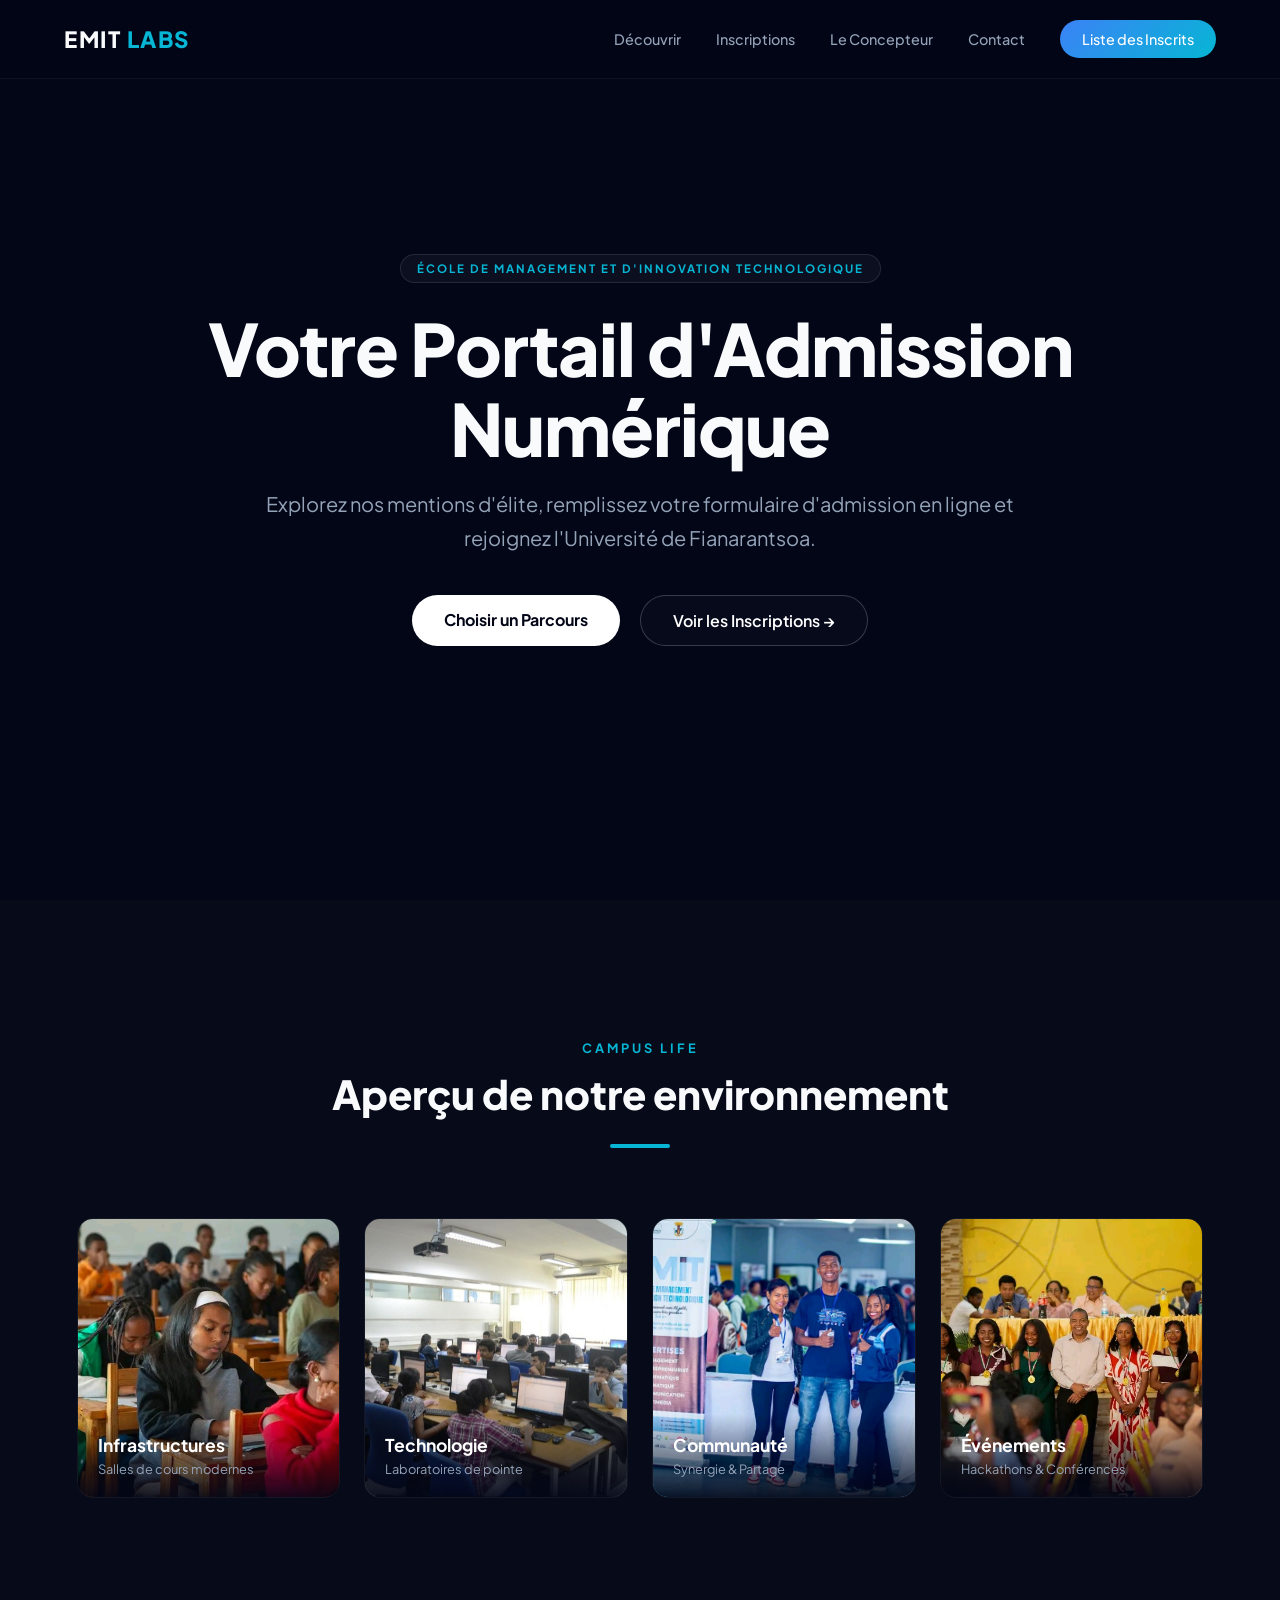
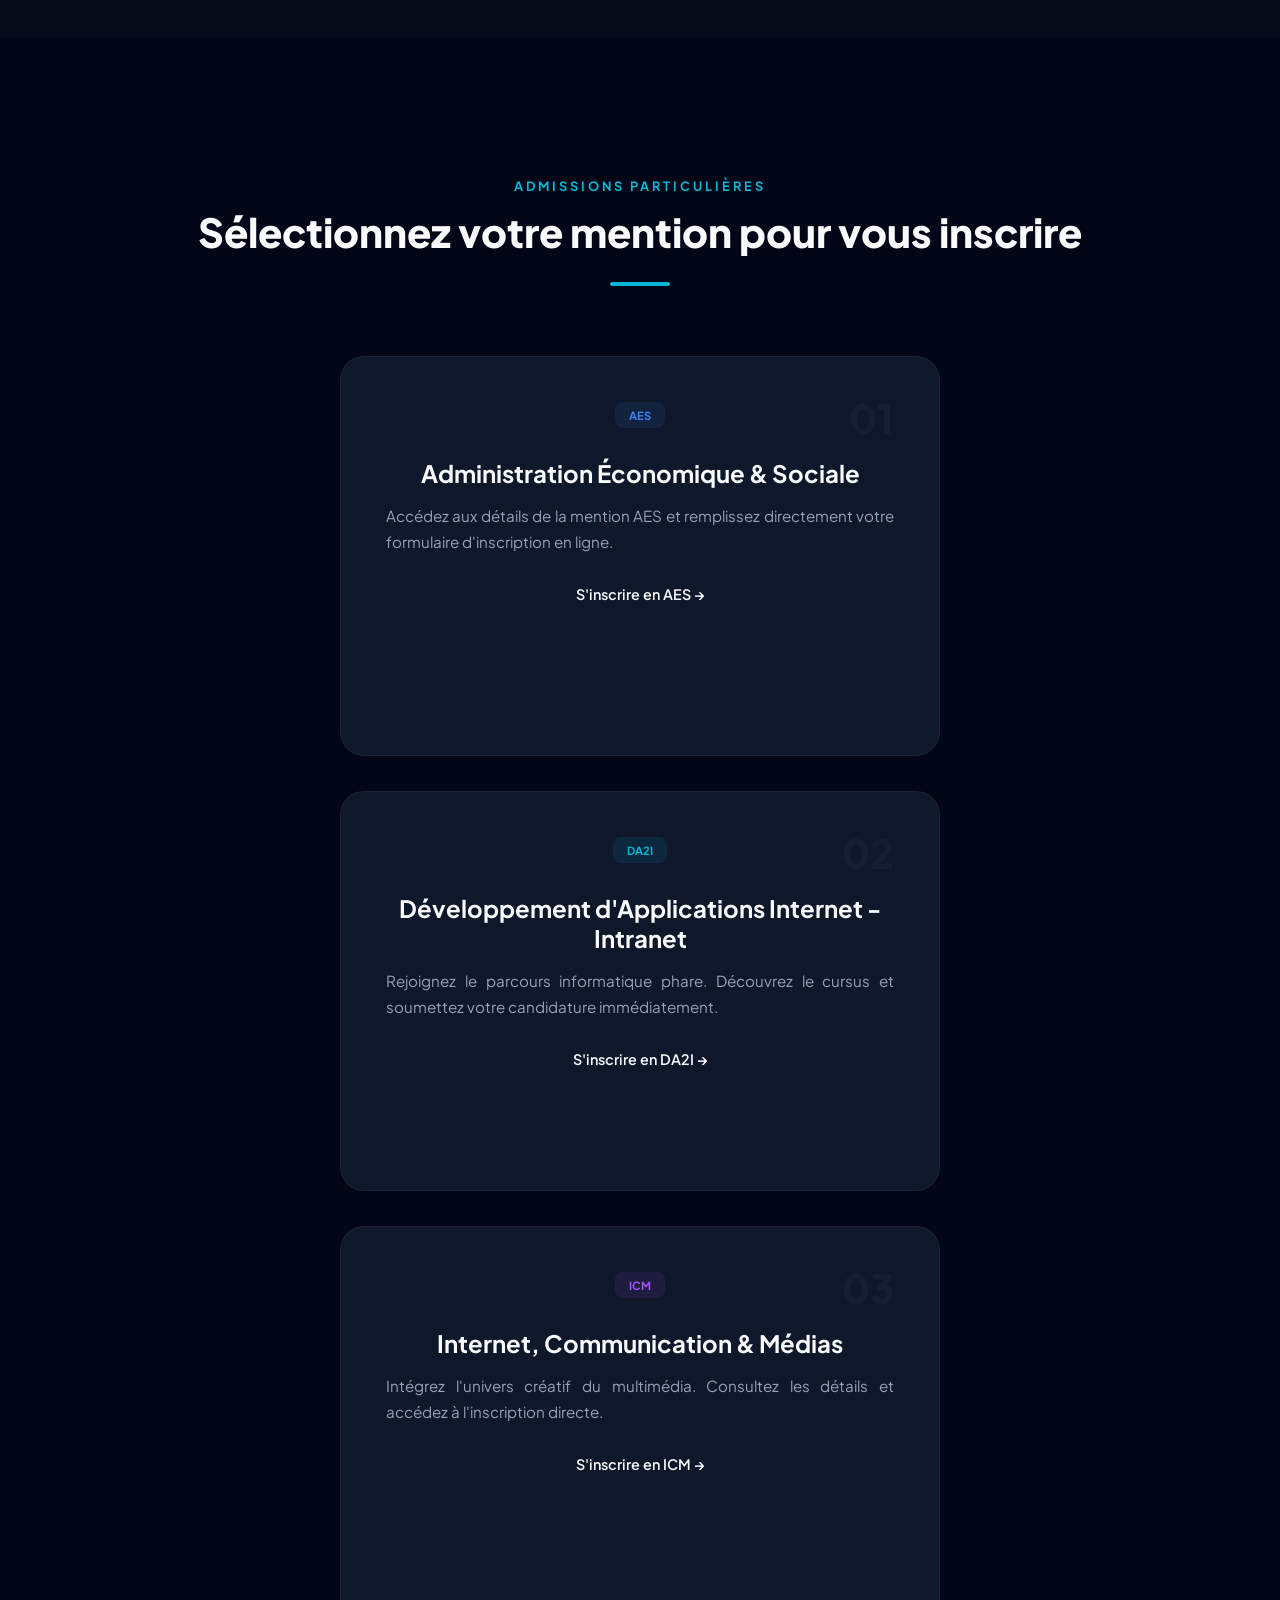
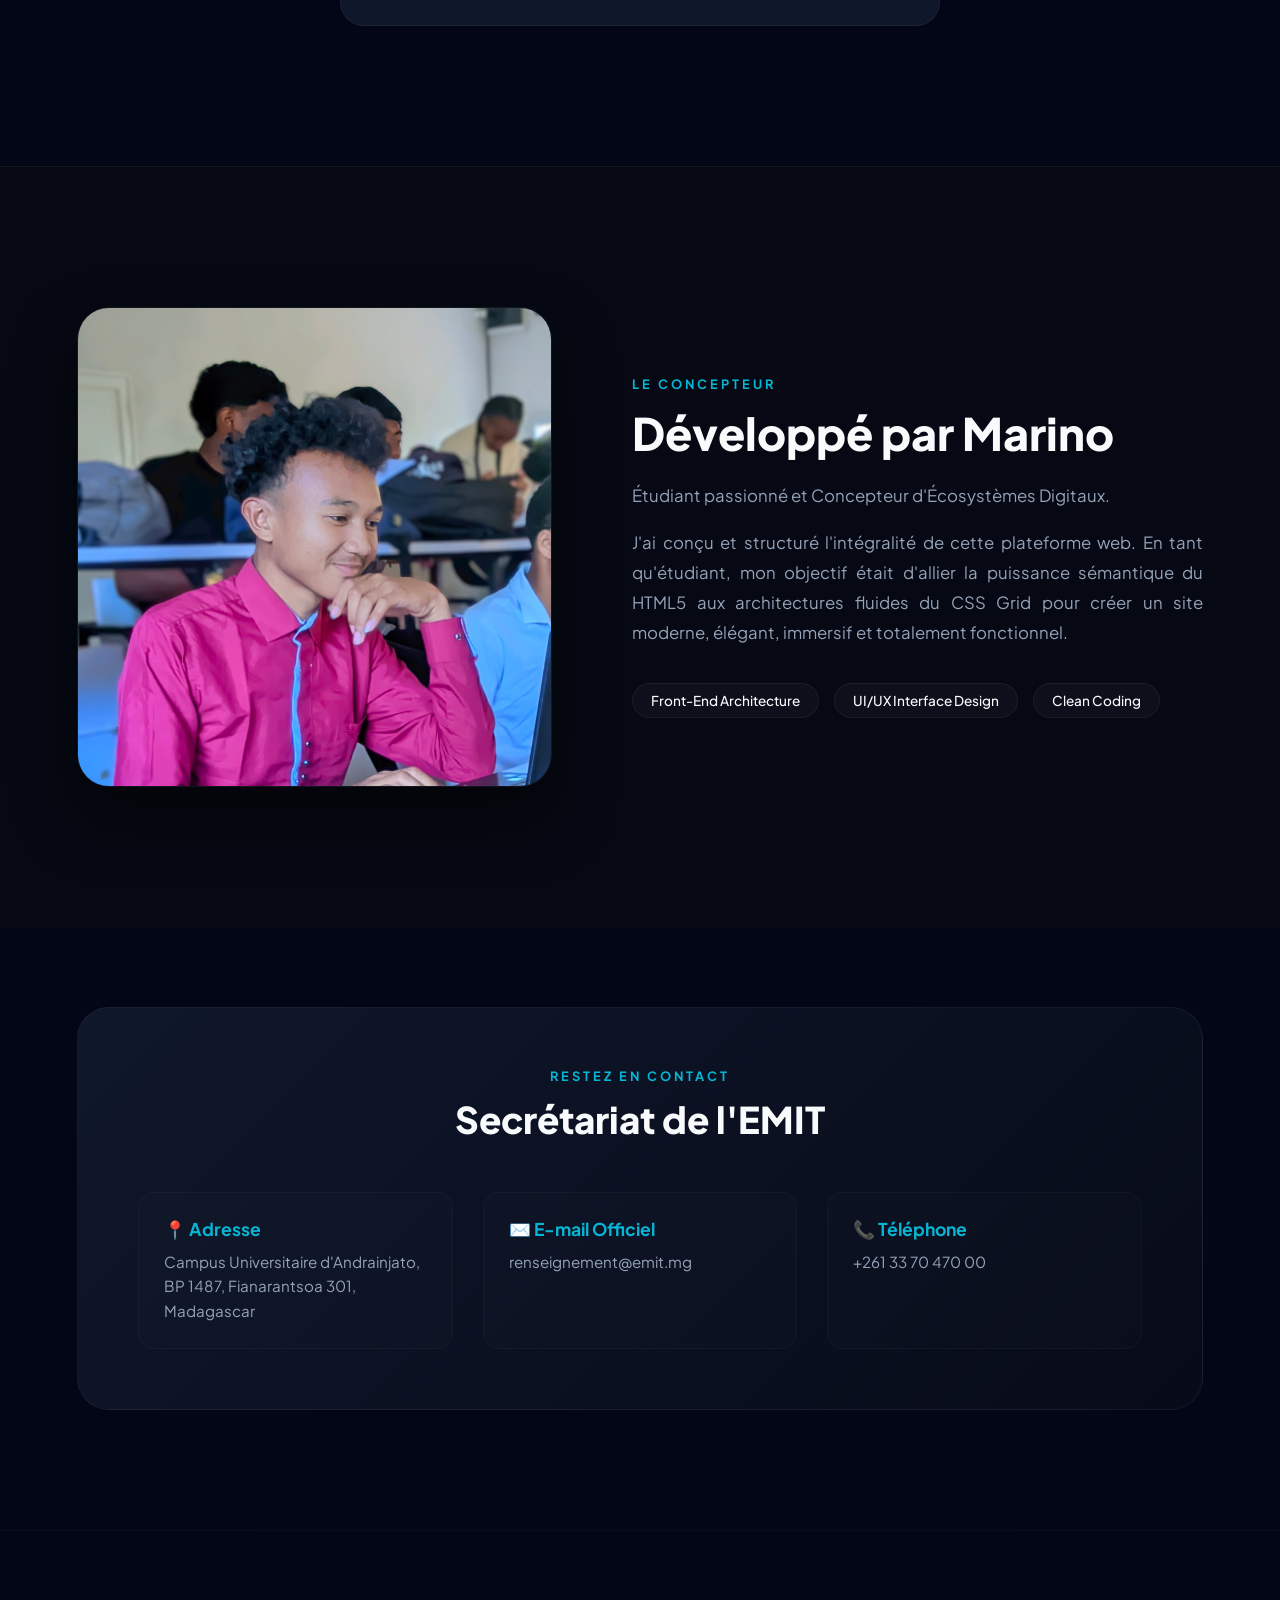
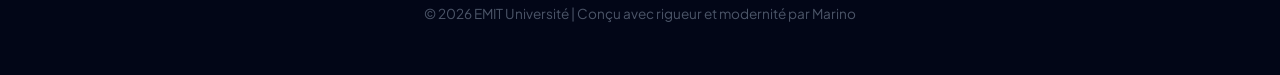
<file: index.html>
<!DOCTYPE html>
<html lang="fr">
<head>
    <meta charset="UTF-8">
    <meta name="viewport" content="width=device-width, initial-scale=1.0">
    <title>EMIT Labs | Accueil</title>
    <link rel="stylesheet" href="representation.css">
    <link href="https://fonts.googleapis.com/css2?family=Plus+Jakarta+Sans:wght@300;400;500;600;700;800&display=swap" rel="stylesheet">
    <link rel="stylesheet" href="https://cdnjs.cloudflare.com/ajax/libs/font-awesome/6.4.0/css/all.min.css">
</head>
<body>

    <header class="emit-header">
        <div class="nav-container-fluid">
            <div class="logo">EMIT <span>LABS</span></div>
            <nav class="nav-links">
                <a href="#galerie">Découvrir</a>
                <a href="#parcours">Inscriptions</a>
                <a href="#creator">Le Concepteur</a>
                <a href="#contact">Contact</a>
                <a href="liste.html" class="nav-btn-accent">Liste des Inscrits</a>
            </nav>
        </div>
    </header>

    <section class="hero-wide">
        <img class="slide-bg" src="emit.jpg" alt="Grand Bâtiment EMIT Fianarantsoa" class="hero-bg-img">
        <img class="slide-bg" src="Screenshot_20260517_182259_ChatGPT.jpg" alt="etudiant de l'EMIT">
        <img class="slide-bg" src="Screenshot_20260517_182306_ChatGPT.jpg" alt="assemblée générale de l'EMIT">
        <div class="hero-overlay-content">
            <span class="hero-tag">ÉCOLE DE MANAGEMENT ET D'INNOVATION TECHNOLOGIQUE</span>
            <h1 class="fade-in">Votre Portail d'Admission Numérique</h1>
            <p>Explorez nos mentions d'élite, remplissez votre formulaire d'admission en ligne et rejoignez l'Université de Fianarantsoa.</p>
            <div class="hero-buttons">
                <a href="#parcours" class="btn-primary">Choisir un Parcours</a>
                <a href="liste.html" class="btn-secondary">Voir les Inscriptions →</a>
            </div>
        </div>
    </section>

    <section id="galerie" class="section-fluid section-alt-bg">
        <div class="container-title">
            <span class="sub-title">CAMPUS LIFE</span>
            <h2>Aperçu de notre environnement</h2>
            <div class="accent-line"></div>
        </div>

        <div class="gallery-grid">
            <div class="gallery-item">
                <img src="classe.jpg" alt="Salles de cours EMIT">
                <div class="gallery-caption"><h4>Infrastructures</h4><p>Salles de cours modernes</p></div>
            </div>
            <div class="gallery-item">
                <img src="labo.jpg" alt="Laboratoire Informatique">
                <div class="gallery-caption"><h4>Technologie</h4><p>Laboratoires de pointe</p></div>
            </div>
            <div class="gallery-item">
                <img src="etudiant.jpg" alt="Étudiants EMIT">
                <div class="gallery-caption"><h4>Communauté</h4><p>Synergie & Partage</p></div>
            </div>
            <div class="gallery-item">
                <img src="evenement.jpg" alt="Événements EMIT">
                <div class="gallery-caption"><h4>Événements</h4><p>Hackathons & Conférences</p></div>
            </div>
        </div>
    </section>

    <section id="parcours" class="section-fluid">
        <div class="container-title">
            <span class="sub-title">ADMISSIONS PARTICULIÈRES</span>
            <h2>Sélectionnez votre mention pour vous inscrire</h2>
            <div class="accent-line"></div>
        </div>

        <div class="grid-wide-formations">
            <div class="wide-card card-aes">
                <div class="card-body">
                    <span class="card-num">01</span>
                    <span class="badge management">AES</span>
                    <h3>Administration Économique & Sociale</h3>
                    <p>Accédez aux détails de la mention AES et remplissez directement votre formulaire d'inscription en ligne.</p>
                    <a href="aes.html" class="btn-card-link">S'inscrire en AES →</a>
                </div>
            </div>

            <div class="wide-card card-da2i">
                <div class="card-body">
                    <span class="card-num">02</span>
                    <span class="badge informatique">DA2I</span>
                    <h3>Développement d'Applications Internet - Intranet</h3>
                    <p>Rejoignez le parcours informatique phare. Découvrez le cursus et soumettez votre candidature immédiatement.</p>
                    <a href="da2i.html" class="btn-card-link">S'inscrire en DA2I →</a>
                </div>
            </div>

            <div class="wide-card card-icm">
                <div class="card-body">
                    <span class="card-num">03</span>
                    <span class="badge multimedia">ICM</span>
                    <h3>Internet, Communication & Médias</h3>
                    <p>Intégrez l'univers créatif du multimédia. Consultez les détails et accédez à l'inscription directe.</p>
                    <a href="icm.html" class="btn-card-link">S'inscrire en ICM →</a>
                </div>
            </div>
        </div>
    </section>

    <section id="creator" class="section-fluid section-creator-bg">
        <div class="creator-split">
            <div class="creator-visual">
                <div class="image-frame">
                    <img src="profile.jpg" alt="Marino - Concepteur de la Plateforme" class="creator-img">
                </div>
            </div>
            <div class="creator-text">
                <span class="sub-title">LE CONCEPTEUR</span>
                <h2>Développé par Marino</h2>
                <p class="lead">Étudiant passionné et Concepteur d'Écosystèmes Digitaux.</p>
                <p>J'ai conçu et structuré l'intégralité de cette plateforme web. En tant qu'étudiant, mon objectif était d'allier la puissance sémantique du HTML5 aux architectures fluides du CSS Grid pour créer un site moderne, élégant, immersif et totalement fonctionnel.</p>
                <div class="creator-badges">
                    <span class="tag-skill">Front-End Architecture</span>
                    <span class="tag-skill">UI/UX Interface Design</span>
                    <span class="tag-skill">Clean Coding</span>
                </div>
               
            </div>
        </div>
    </section>

    <section id="contact" class="section-contact-fluid">
        <div class="contact-box-wide">
            <span class="sub-title" style="color: var(--accent-cyan);">RESTEZ EN CONTACT</span>
            <h2>Secrétariat de l'EMIT</h2>
            <div class="contact-details-grid">
                <div class="contact-item-info">
                    <h4>📍 Adresse</h4>
                    <p>Campus Universitaire d'Andrainjato, BP 1487, Fianarantsoa 301, Madagascar</p>
                </div>
                <div class="contact-item-info">
                    <h4>✉️ E-mail Officiel</h4>
                    <p>renseignement@emit.mg</p>
                </div>
                <div class="contact-item-info">
                    <h4>📞 Téléphone</h4>
                    <p>+261 33 70 470 00 </p>
                </div>
            </div>
        </div>
    </section>

    <footer class="footer-wide">
        <p>&copy; 2026 EMIT Université | Conçu avec rigueur et modernité par Marino</p>
    </footer>

    <script>
        let currentSlide = 0;
        const slides = document.querySelectorAll('.slide-bg');
        const slideInterval = 3000;

        function nextSlide() {
            slides[currentSlide].classList.remove('active');
            currentSlide = (currentSlide + 1) % slides.length;
            slides[currentSlide].classList.add('active');
        }

        setInterval(nextSlide, slideInterval);
    </script>
</body>
</html>
</file>
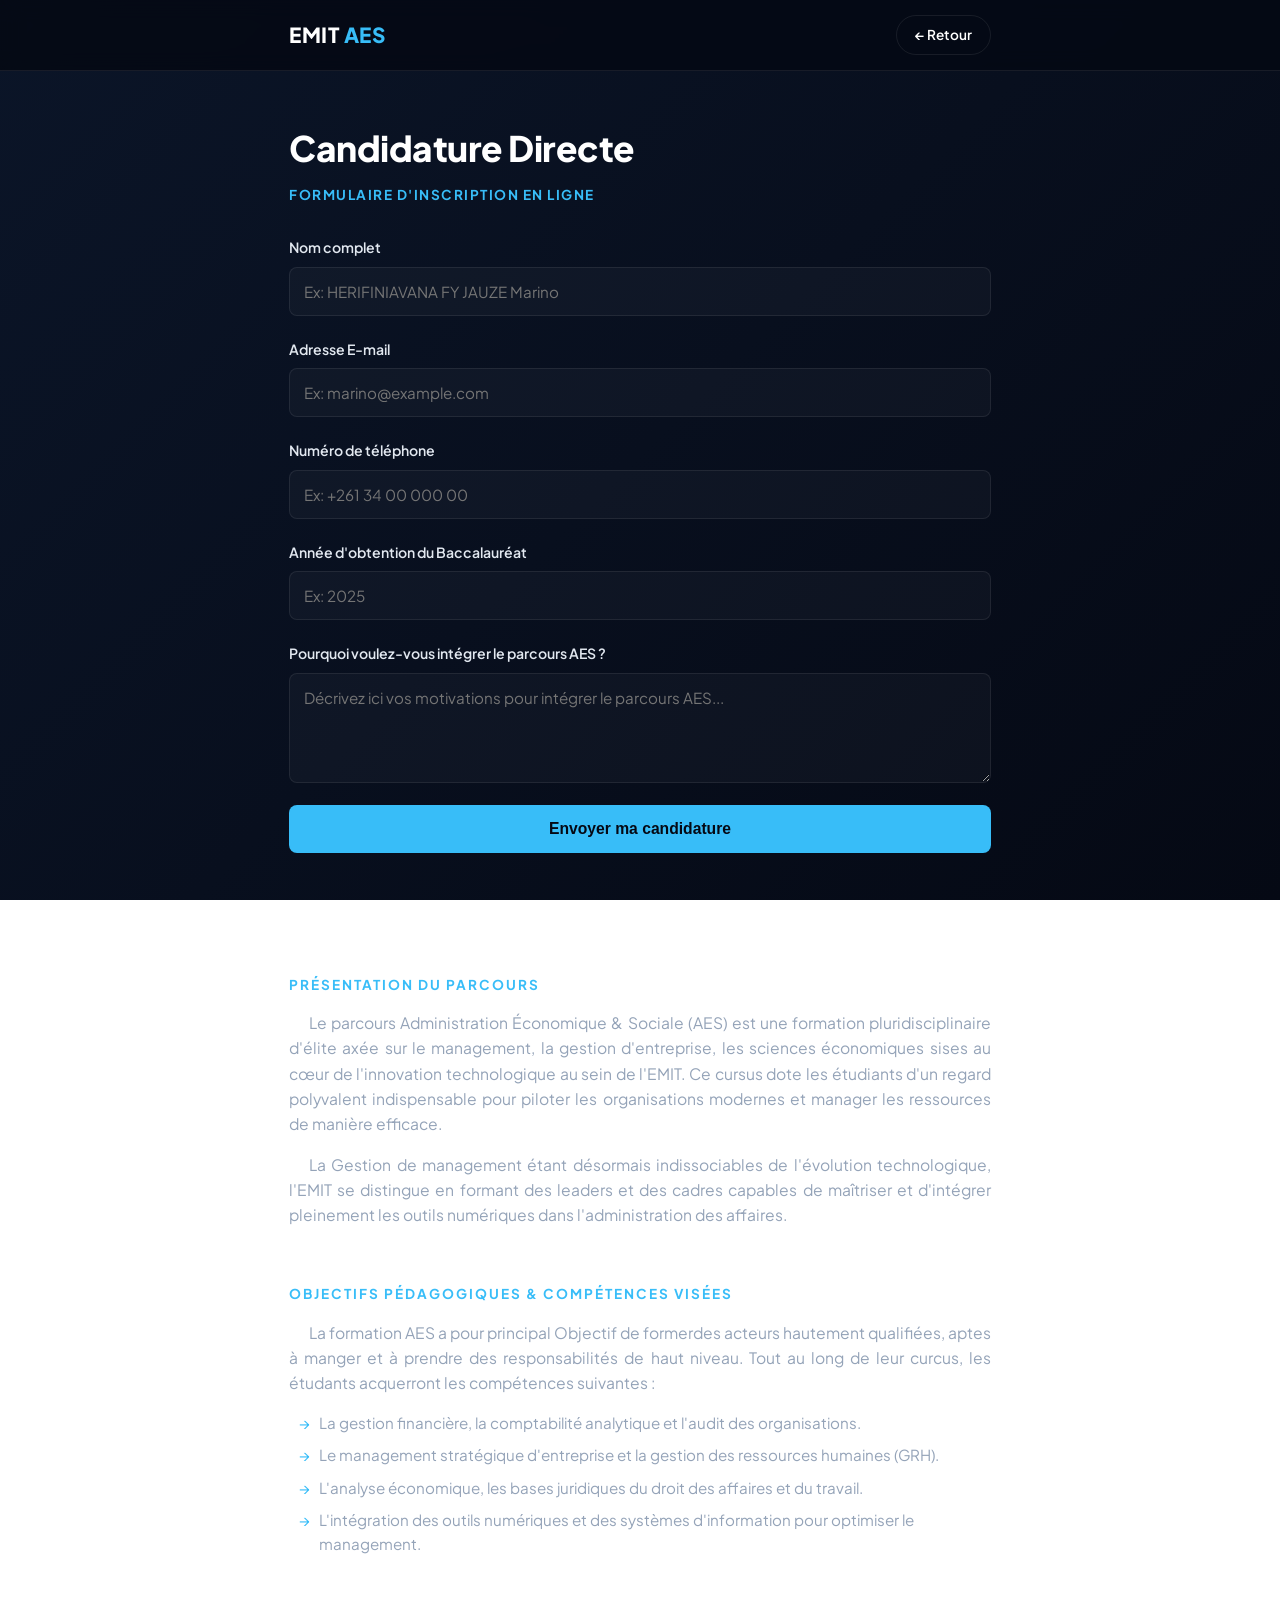
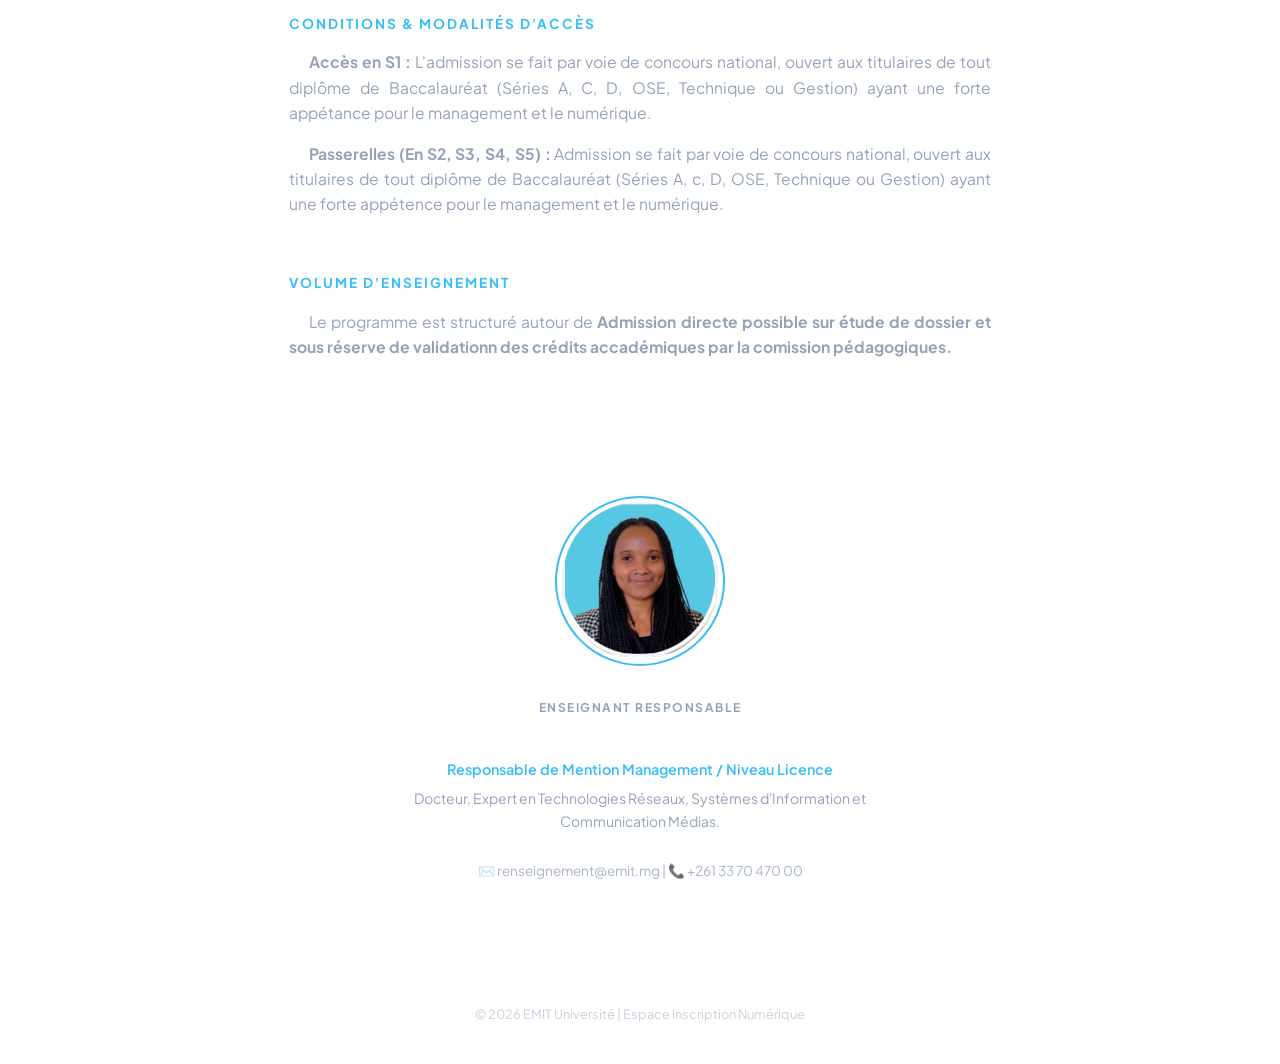
<file: aes.html>
<!DOCTYPE html>
<html lang="fr">
<head>
    <meta charset="UTF-8">
    <meta name="viewport" content="width=device-width, initial-scale=1.0">
    <title>EMIT Labs | Inscription AES</title>
    <link href="https://fonts.googleapis.com/css2?family=Plus+Jakarta+Sans:wght=300;400;500;600;700;800&display=swap" rel="stylesheet">
    
    <style>
        :root {
            --bg-gradient: linear-gradient(135deg, #0b1528 0%, #050914 100%);
            --text-main: #ffffff;     
            --text-muted: #94a3b8;    
            --accent-blue: #38bdf8;   
            --border-discret: rgba(255, 255, 255, 0.08);
            --input-bg: rgba(255, 255, 255, 0.03);
        }

        * { box-sizing: border-box; margin: 0; padding: 0; scroll-behavior: smooth; }
        
        body {
            font-family: 'Plus Jakarta Sans', Arial, sans-serif;
            background: var(--bg-gradient);
            background-attachment: fixed;
            color: var(--text-main);
            line-height: 1.6;
            padding-top: 80px;
        }

        /* NAVIGATION */
        .emit-header {
            background: rgba(5, 9, 20, 0.9);
            backdrop-filter: blur(10px); -webkit-backdrop-filter: blur(10px);
            position: fixed; top: 0; left: 0; width: 100%; z-index: 1000;
            border-bottom: 1px solid var(--border-discret);
        }
        .nav-container {
            max-width: 750px; margin: 0 auto; padding: 15px 24px;
            display: flex; justify-content: space-between; align-items: center;
        }
        .logo { font-weight: 800; font-size: 1.3rem; letter-spacing: 0.5px; }
        .logo span { color: var(--accent-blue); }
        .btn-back {
            color: var(--text-main); text-decoration: none; font-size: 0.85rem; font-weight: 600;
            border: 1px solid var(--border-discret); padding: 8px 18px; border-radius: 30px;
            transition: 0.3s;
        }
        .btn-back:hover { border-color: var(--accent-blue); color: var(--accent-blue); }

        /* RAFIKRA LEHIBE ANDALANA TOKANA NADIO */
        .main-wrapper {
            max-width: 750px; 
            margin: 0 auto;
            padding: 40px 24px;
            display: flex;
            flex-direction: column;
            gap: 70px; 
        }

        /* DEFINITIONS NY ANIMATIONS (FADE-IN EFFECT) */
        @keyframes fadeInUp {
            from {
                opacity: 0;
                transform: translateY(20px);
            }
            to {
                opacity: 1;
                transform: translateY(0);
            }
        }

        .animate-section {
            animation: fadeInUp 0.8s ease backwards;
        }
        
        .sec-1 { animation-delay: 0.1s; }
        .sec-2 { animation-delay: 0.3s; }
        .sec-3 { animation-delay: 0.5s; }

        /* --------------------------------------------------------------------------
           1. AMPAHANY REHETRA MOMBA NY INSCRIPTION (AMBONY)
           -------------------------------------------------------------------------- */
        .section-inscription h2 {
            font-size: 2.2rem;
            font-weight: 800;
            letter-spacing: -0.5px;
            margin-bottom: 8px;
        }
        .section-inscription .subtitle {
            color: var(--accent-blue);
            font-size: 0.85rem;
            font-weight: 700;
            text-transform: uppercase;
            letter-spacing: 1.5px;
            margin-bottom: 30px;
            display: block;
        }

        .pure-form { width: 100%; }
        
        .field-group {
            display: flex;
            flex-direction: column; 
            gap: 8px;
            margin-bottom: 22px;
        }
        .field-group label {
            font-size: 0.88rem;
            font-weight: 600;
            color: #e2e8f0;
        }
        .field-group input, .field-group textarea {
            width: 100%;
            background: var(--input-bg); 
            border: 1px solid var(--border-discret);
            padding: 14px;
            border-radius: 8px;
            color: #ffffff;
            font-family: inherit;
            font-size: 0.95rem;
            transition: all 0.3s ease;
        }
        .field-group input:focus, .field-group textarea:focus {
            outline: none;
            border-color: var(--accent-blue); 
            background: rgba(255, 255, 255, 0.05);
            box-shadow: 0 0 0 3px rgba(56, 189, 248, 0.1);
        }
        .field-group textarea { resize: vertical; min-height: 110px; }

        .btn-submit {
            display: block;
            width: 100%;
            background: var(--accent-blue); 
            color: #050914;
            border: none;
            padding: 15px;
            border-radius: 8px;
            font-size: 0.98rem;
            font-weight: 700;
            cursor: pointer;
            transition: transform 0.2s ease, opacity 0.2s ease;
            margin-top: 10px;
        }
        .btn-submit:hover { opacity: 0.9; transform: scale(1.01); }
        .btn-submit:active { transform: scale(0.99); }

        .success-box {
            margin-top: 20px; border: 1px solid #34d399; color: #34d399;
            padding: 14px; border-radius: 8px; text-align: center; font-weight: 600;
        }

        /* --------------------------------------------------------------------------
           2. AMPAHANY REHETRA MOMBA NY DESCRIPTION LAVA AES (AMBANY)
           -------------------------------------------------------------------------- */
        .section-info-aes {
            border-top: 1px solid var(--border-discret);
            padding-top: 50px;
            display: flex;
            flex-direction: column;
            gap: 40px;
        }
        
        .info-block h3 {
            font-size: 0.85rem;
            color: var(--accent-blue);
            text-transform: uppercase;
            letter-spacing: 2px;
            margin-bottom: 15px;
            font-weight: 700;
        }
        .info-block p {
            color: var(--text-muted);
            font-size: 0.98rem;
            text-align: justify;
            margin-bottom: 16px;
            text-indent: 20px; 
        }
        .info-block ul {
            list-style: none;
            padding-left: 10px;
            margin-bottom: 16px;
        }
        .info-block ul li {
            position: relative;
            padding-left: 20px;
            color: var(--text-muted);
            font-size: 0.95rem;
            margin-bottom: 8px;
        }
        .info-block ul li::before {
            content: "→";
            position: absolute;
            left: 0;
            color: var(--accent-blue);
        }

        /* --------------------------------------------------------------------------
           3. AMPAHANY REHETRA MOMBA NY CHEF DE MENTION (AMPOLOANY TSARA)
           -------------------------------------------------------------------------- */
        .section-chef {
            border-top: 1px solid var(--border-discret);
            padding-top: 50px;
        }
        .chef-layout-centered {
            display: flex;
            flex-direction: column;   
            align-items: center;      
            text-align: center;       
            gap: 25px;
        }
        .chef-img-box img {
            width: 170px;
            height: auto;
            border-radius: 50%;       
            object-fit: cover;
            border: 2px solid var(--accent-blue); 
            padding: 4px;
            transition: transform 0.3s ease;
        }
        .chef-img-box img:hover {
            transform: scale(1.05);   
        }
        .chef-details h4 {
            font-size: 1.3rem;
            font-weight: 700;
            margin-bottom: 4px;
        }
        .chef-details .role {
            font-size: 0.9rem;
            color: var(--accent-blue);
            font-weight: 600;
            margin-bottom: 6px;
        }
        .chef-details .grade {
            font-size: 0.88rem;
            color: var(--text-muted);
            max-width: 500px;
            margin: 0 auto 15px auto;
        }
        .chef-contact {
            font-size: 0.85rem;
            color: var(--text-muted);
            opacity: 0.8;
            border-top: 1px solid var(--border-discret);
            padding-top: 12px;
            display: inline-block;
        }

        .footer { text-align: center; padding: 40px 0; border-top: 1px solid var(--border-discret); margin-top: 40px; color: var(--text-muted); font-size: 0.8rem; opacity: 0.5; }
    </style>
</head>
<body>

    <header class="emit-header">
        <div class="nav-container">
            <div class="logo">EMIT <span>AES</span></div>
            <a href="index.html" class="btn-back">← Retour</a>
        </div>
    </header>

    <div class="main-wrapper">
        
        <section class="section-inscription animate-section sec-1">
            <h2>Candidature Directe</h2>
            <span class="subtitle">Formulaire d'inscription en ligne</span>
            
            <div class="pure-form">
                <form id="aesForm">
                    <div class="field-group">
                        <label for="nom">Nom complet</label>
                        <input type="text" id="nom" placeholder="Ex: HERIFINIAVANA FY JAUZE Marino" required>
                    </div>

                    <div class="field-group">
                        <label for="email">Adresse E-mail</label>
                        <input type="email" id="email" placeholder="Ex: marino@example.com" required>
                    </div>

                    <div class="field-group">
                        <label for="telephone">Numéro de téléphone</label>
                        <input type="tel" id="telephone" placeholder="Ex: +261 34 00 000 00" required>
                    </div>

                    <div class="field-group">
                        <label for="bacc">Année d'obtention du Baccalauréat</label>
                        <input type="number" id="bacc" placeholder="Ex: 2025" required>
                    </div>

                    <div class="field-group">
                        <label for="motivation">Pourquoi voulez-vous intégrer le parcours AES ?</label>
                        <textarea id="motivation" placeholder="Décrivez ici vos motivations pour intégrer le parcours AES..." required></textarea>
                    </div>

                    <button type="submit" class="btn-submit">Envoyer ma candidature</button>
                </form>

                <div id="messageSuccess" class="success-box" style="display: none;"></div>
            </div>
        </section>


        <section class="section-info-aes animate-section sec-2">
            
            <div class="info-block">
                <h3>Présentation du Parcours</h3>
                <p>Le parcours Administration Économique & Sociale (AES) est une formation pluridisciplinaire d'élite axée sur le management, la gestion d'entreprise, les sciences économiques sises au cœur de l'innovation technologique au sein de l'EMIT. Ce cursus dote les étudiants d'un regard polyvalent indispensable pour piloter les organisations modernes et manager les ressources de manière efficace.</p>
                <p>La Gestion de management étant désormais indissociables de l'évolution technologique, l'EMIT se distingue en formant des leaders et des cadres capables de maîtriser et d'intégrer pleinement les outils numériques dans l'administration des affaires.</p>
            </div>

            <div class="info-block">
                <h3>Objectifs Pédagogiques & Compétences Visées</h3>
                <p>La formation AES a pour principal Objectif de formerdes acteurs hautement qualifiées, aptes à manger et à prendre des responsabilités de haut niveau. Tout au long de leur curcus, les étudants acquerront les compétences suivantes :</p>
                <ul>
                    <li>La gestion financière, la comptabilité analytique et l'audit des organisations.</li>
                    <li>Le management stratégique d'entreprise et la gestion des ressources humaines (GRH).</li>
                    <li>L'analyse économique, les bases juridiques du droit des affaires et du travail.</li>
                    <li>L'intégration des outils numériques et des systèmes d'information pour optimiser le management.</li>
                </ul>
            </div>

            <div class="info-block">
                <h3>Conditions & Modalités d'Accès</h3>
                <p><strong>Accès en S1 :</strong> L'admission se fait par voie de concours national, ouvert aux titulaires de tout diplôme de Baccalauréat (Séries A, C, D, OSE, Technique ou Gestion) ayant une forte appétance pour le management et le numérique.</p>
                <p><strong>Passerelles (En S2, S3, S4, S5) :</strong> Admission se fait par voie de concours national, ouvert aux titulaires de tout diplôme de Baccalauréat (Séries A, c, D, OSE, Technique ou Gestion) ayant une forte appétence pour le management et le numérique.</p>
            </div>

            <div class="info-block">
                <h3>Volume d'Enseignement</h3>
                <p> Le programme est structuré autour de <strong> Admission directe possible sur étude de dossier et sous réserve de validationn des crédits accadémiques par la comission pédagogiques.</strong></p>
            </div>

        </section>


        <section class="section-chef animate-section sec-3">
            <div class="chef-layout-centered">
                <div class="chef-img-box">
                    <img src="mmeaes.jpg" alt="RAHARIMALALA Tahirimanitra Maichaella" onerror="this.src='https://via.placeholder.com/170'">
                </div>
                <div class="chef-details">
                    <span style="font-size: 0.75rem; text-transform: uppercase; letter-spacing: 1.5px; color: var(--text-muted); font-weight: 700; display: block; margin-bottom: 4px;">Enseignant responsable</span>
                    <h4>RAHARIMALALA Tahirimanitra Maichaella</h4>
                    <p class="role">Responsable de Mention Management / Niveau Licence</p>
                    <p class="grade">Docteur, Expert en Technologies Réseaux, Systèmes d'Information et Communication Médias.</p>
                    <span class="chef-contact">✉️ renseignement@emit.mg | 📞 +261 33 70 470 00</span>
                </div>
            </div>
        </section>

    </div>

    <footer class="footer">
        <p>&copy; 2026 EMIT Université | Espace Inscription Numérique</p>
    </footer>

    <script>
        document.getElementById('aesForm').addEventListener('submit', function(e) {
            e.preventDefault();

            const nouvelInscrit = {
                id: Date.now(),
                nom: document.getElementById('nom').value,
                email: document.getElementById('email').value,
                telephone: document.getElementById('telephone').value,
                bacc: document.getElementById('bacc').value,
                motivation: document.getElementById('motivation').value,
                mention: 'AES',
                date: new Date().toLocaleDateString('fr-FR')
            };

            let listeInscriptions = JSON.parse(localStorage.getItem('inscriptions')) || [];
            listeInscriptions.push(nouvelInscrit);
            localStorage.setItem('inscriptions', JSON.stringify(listeInscriptions));

            const alertBox = document.getElementById('messageSuccess');
            alertBox.innerHTML = `Misaotra ${nouvelInscrit.nom}, voatahiry soa aman-tsara ny fisoratana anaranao ao amin'ny AES!`;
            alertBox.style.display = 'block';

            document.getElementById('aesForm').reset();
            alertBox.scrollIntoView({ behavior: 'smooth' });
        });
    </script>
 
</body>
</html>
</file>
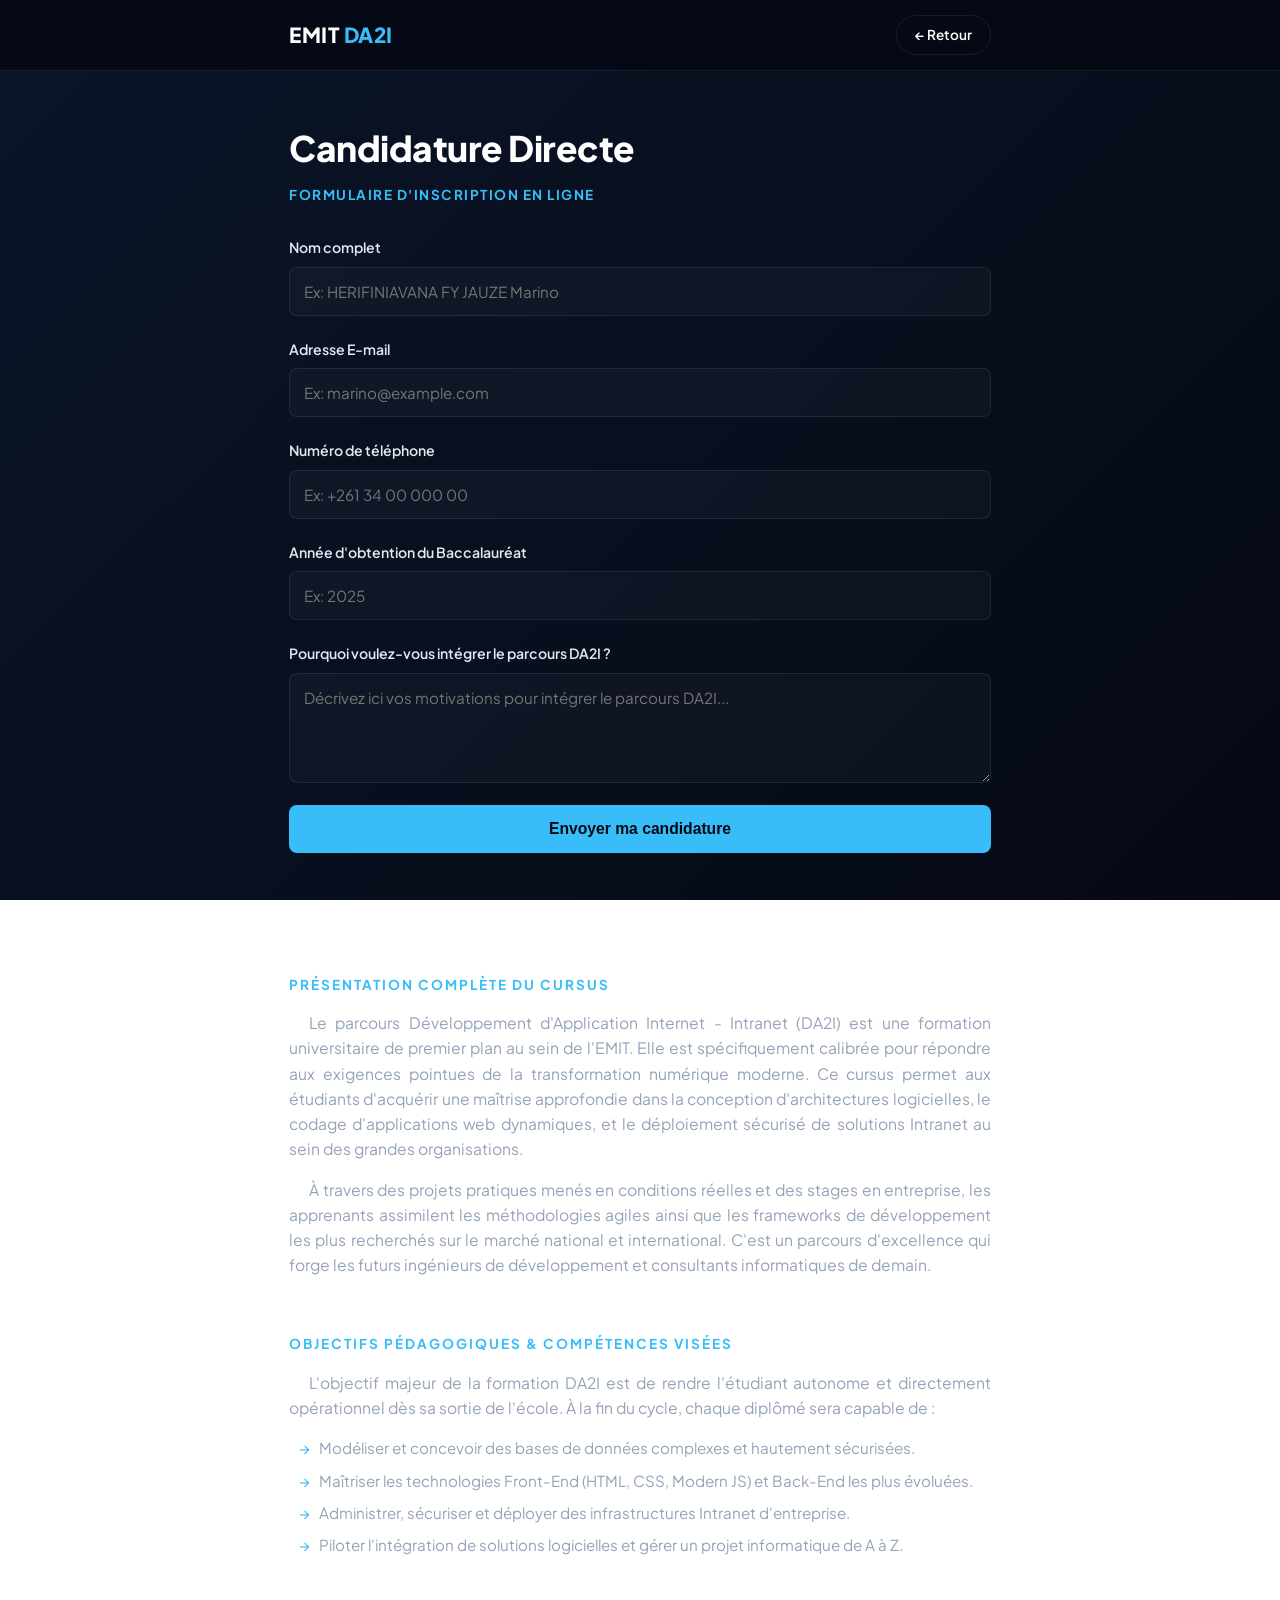
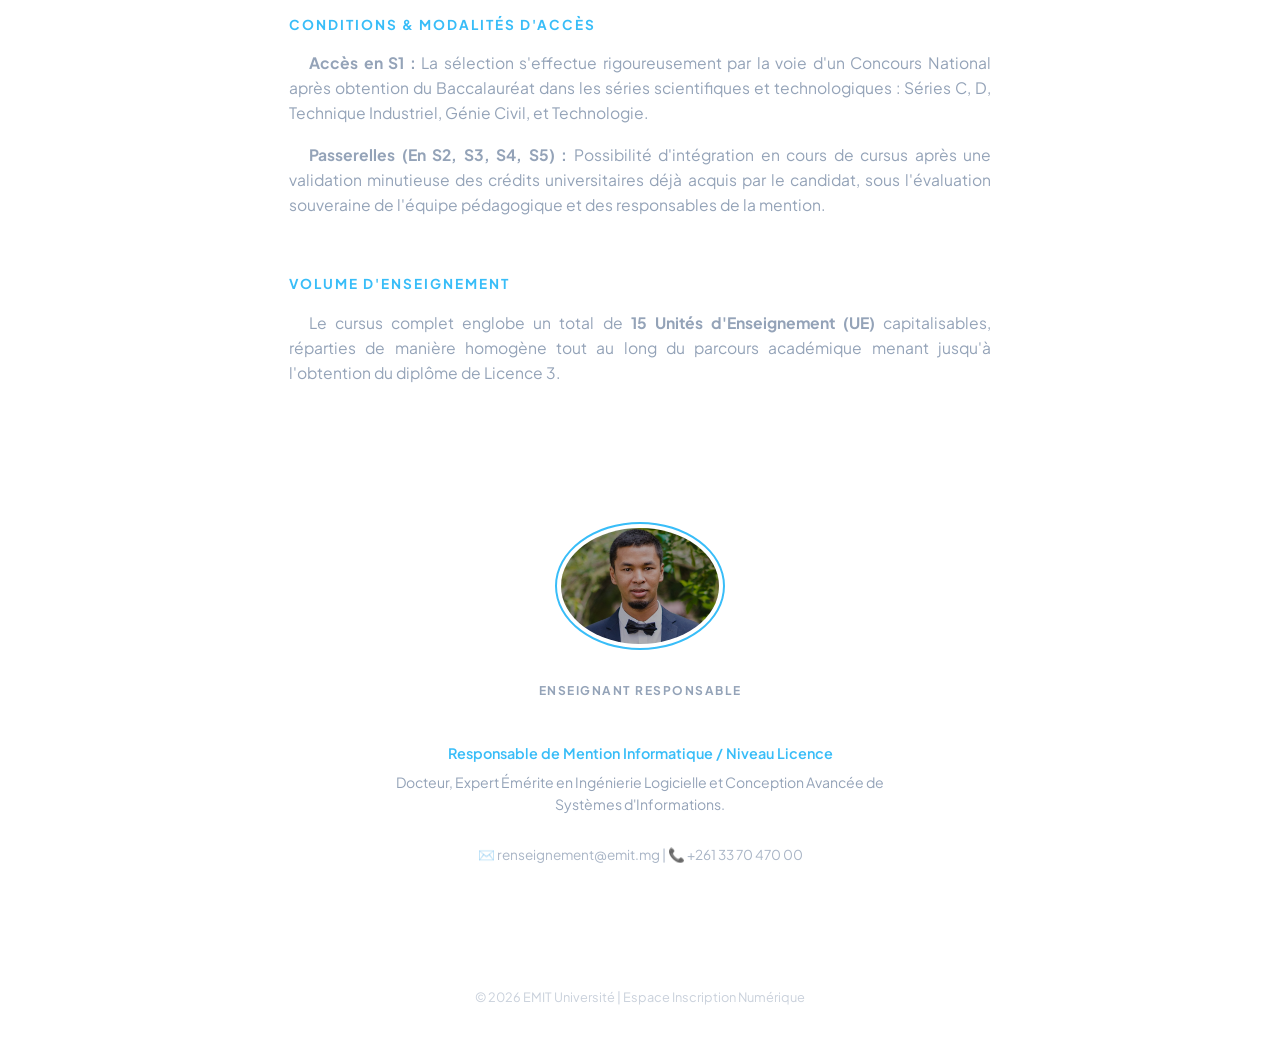
<file: da2i.html>
<!DOCTYPE html>
<html lang="fr">
<head>
    <meta charset="UTF-8">
    <meta name="viewport" content="width=device-width, initial-scale=1.0">
    <title>EMIT Labs | Inscription DA2I</title>
    <link href="https://fonts.googleapis.com/css2?family=Plus+Jakarta+Sans:wght@300;400;500;600;700;800&display=swap" rel="stylesheet">
    
    <style>
        :root {
            --bg-gradient: linear-gradient(135deg, #0b1528 0%, #050914 100%);
            --text-main: #ffffff;     
            --text-muted: #94a3b8;    
            --accent-blue: #38bdf8;   
            --border-discret: rgba(255, 255, 255, 0.08);
            --input-bg: rgba(255, 255, 255, 0.03);
        }

        * { box-sizing: border-box; margin: 0; padding: 0; scroll-behavior: smooth; }
        
        body {
            font-family: 'Plus Jakarta Sans', Arial, sans-serif;
            background: var(--bg-gradient);
            background-attachment: fixed;
            color: var(--text-main);
            line-height: 1.6;
            padding-top: 80px;
        }

        /* NAVIGATION */
        .emit-header {
            background: rgba(5, 9, 20, 0.9);
            backdrop-filter: blur(10px); -webkit-backdrop-filter: blur(10px);
            position: fixed; top: 0; left: 0; width: 100%; z-index: 1000;
            border-bottom: 1px solid var(--border-discret);
        }
        .nav-container {
            max-width: 750px; margin: 0 auto; padding: 15px 24px;
            display: flex; justify-content: space-between; align-items: center;
        }
        .logo { font-weight: 800; font-size: 1.3rem; letter-spacing: 0.5px; }
        .logo span { color: var(--accent-blue); }
        .btn-back {
            color: var(--text-main); text-decoration: none; font-size: 0.85rem; font-weight: 600;
            border: 1px solid var(--border-discret); padding: 8px 18px; border-radius: 30px;
            transition: 0.3s;
        }
        .btn-back:hover { border-color: var(--accent-blue); color: var(--accent-blue); }

        /* RAFIKRA LEHIBE ANDALANA TOKANA NADIO */
        .main-wrapper {
            max-width: 750px; 
            margin: 0 auto;
            padding: 40px 24px;
            display: flex;
            flex-direction: column;
            gap: 70px; 
        }

        /* --------------------------------------------------------------------------
           DEFINITIONS NY ANIMATIONS (FADE-IN EFFECT)
           -------------------------------------------------------------------------- */
        @keyframes fadeInUp {
            from {
                opacity: 0;
                transform: translateY(20px);
            }
            to {
                opacity: 1;
                transform: translateY(0);
            }
        }

        /* Ampiasaina amin'ireo fizarana rehetra mba hivoaka tsirairay malefaka */
        .animate-section {
            animation: fadeInUp 0.8s ease backwards;
        }
        
        /* Elanelana kely amin'ny fotoana ivoahan'ny fizarana tsirairay */
        .sec-1 { animation-delay: 0.1s; }
        .sec-2 { animation-delay: 0.3s; }
        .sec-3 { animation-delay: 0.5s; }

        /* --------------------------------------------------------------------------
           1. AMPAHANY REHETRA MOMBA NY INSCRIPTION (AMBONY)
           -------------------------------------------------------------------------- */
        .section-inscription h2 {
            font-size: 2.2rem;
            font-weight: 800;
            letter-spacing: -0.5px;
            margin-bottom: 8px;
        }
        .section-inscription .subtitle {
            color: var(--accent-blue);
            font-size: 0.85rem;
            font-weight: 700;
            text-transform: uppercase;
            letter-spacing: 1.5px;
            margin-bottom: 30px;
            display: block;
        }

        .pure-form { width: 100%; }
        
        .field-group {
            display: flex;
            flex-direction: column; 
            gap: 8px;
            margin-bottom: 22px;
        }
        .field-group label {
            font-size: 0.88rem;
            font-weight: 600;
            color: #e2e8f0;
        }
        .field-group input, .field-group textarea {
            width: 100%;
            background: var(--input-bg); 
            border: 1px solid var(--border-discret);
            padding: 14px;
            border-radius: 8px;
            color: #ffffff;
            font-family: inherit;
            font-size: 0.95rem;
            transition: all 0.3s ease;
        }
        .field-group input:focus, .field-group textarea:focus {
            outline: none;
            border-color: var(--accent-blue); 
            background: rgba(255, 255, 255, 0.05);
            box-shadow: 0 0 0 3px rgba(56, 189, 248, 0.1);
        }
        .field-group textarea { resize: vertical; min-height: 110px; }

        .btn-submit {
            display: block;
            width: 100%;
            background: var(--accent-blue); 
            color: #050914;
            border: none;
            padding: 15px;
            border-radius: 8px;
            font-size: 0.98rem;
            font-weight: 700;
            cursor: pointer;
            transition: transform 0.2s ease, opacity 0.2s ease;
            margin-top: 10px;
        }
        .btn-submit:hover { opacity: 0.9; transform: scale(1.01); }
        .btn-submit:active { transform: scale(0.99); }

        .success-box {
            margin-top: 20px; border: 1px solid #34d399; color: #34d399;
            padding: 14px; border-radius: 8px; text-align: center; font-weight: 600;
        }

        /* --------------------------------------------------------------------------
           2. AMPAHANY REHETRA MOMBA NY DESCRIPTION LAVA (AMBANY)
           -------------------------------------------------------------------------- */
        .section-info-da2i {
            border-top: 1px solid var(--border-discret);
            padding-top: 50px;
            display: flex;
            flex-direction: column;
            gap: 40px;
        }
        
        .info-block h3 {
            font-size: 0.85rem;
            color: var(--accent-blue);
            text-transform: uppercase;
            letter-spacing: 2px;
            margin-bottom: 15px;
            font-weight: 700;
        }
        .info-block p {
            color: var(--text-muted);
            font-size: 0.98rem;
            text-align: justify;
            margin-bottom: 16px;
            text-indent: 20px; /* Manomboka miankavanana kely ny andalana voalohany */
        }
        .info-block ul {
            list-style: none;
            padding-left: 10px;
            margin-bottom: 16px;
        }
        .info-block ul li {
            position: relative;
            padding-left: 20px;
            color: var(--text-muted);
            font-size: 0.95rem;
            margin-bottom: 8px;
        }
        .info-block ul li::before {
            content: "→";
            position: absolute;
            left: 0;
            color: var(--accent-blue);
        }

        /* --------------------------------------------------------------------------
           3. AMPAHANY REHETRA MOMBA NY CHEF DE MENTION (AMPOLOANY TSARA)
           -------------------------------------------------------------------------- */
        .section-chef {
            border-top: 1px solid var(--border-discret);
            padding-top: 50px;
        }
        .chef-layout-centered {
            display: flex;
            flex-direction: column;   /* Manery ny sary sy soratra ho mitsangana */
            align-items: center;      /* Mametraka azy rehetra eo ampovoany tsara (centré) */
            text-align: center;       /* Mampandry ny soratra ho ampovoany */
            gap: 25px;
        }
        .chef-img-box img {
            width: 170px;
            height: auto;
            border-radius: 50%;       /* Atao boribory tsara mba ho modernes be */
            object-fit: cover;
            border: 2px solid var(--accent-blue); /* Sisin-tsary manga manify tsara */
            padding: 4px;
            transition: transform 0.3s ease;
        }
        .chef-img-box img:hover {
            transform: scale(1.05);   /* Mihalehibe kely rehefa lalovan'ny souris */
        }
        .chef-details h4 {
            font-size: 1.3rem;
            font-weight: 700;
            margin-bottom: 4px;
        }
        .chef-details .role {
            font-size: 0.9rem;
            color: var(--accent-blue);
            font-weight: 600;
            margin-bottom: 6px;
        }
        .chef-details .grade {
            font-size: 0.88rem;
            color: var(--text-muted);
            max-width: 500px;
            margin: 0 auto 15px auto;
        }
        .chef-contact {
            font-size: 0.85rem;
            color: var(--text-muted);
            opacity: 0.8;
            border-top: 1px solid var(--border-discret);
            padding-top: 12px;
            display: inline-block;
        }

        .footer { text-align: center; padding: 40px 0; border-top: 1px solid var(--border-discret); margin-top: 40px; color: var(--text-muted); font-size: 0.8rem; opacity: 0.5; }
    </style>
</head>
<body>

    <header class="emit-header">
        <div class="nav-container">
            <div class="logo">EMIT <span>DA2I</span></div>
            <a href="index.html" class="btn-back">← Retour</a>
        </div>
    </header>

    <div class="main-wrapper">
        
        <section class="section-inscription animate-section sec-1">
            <h2>Candidature Directe</h2>
            <span class="subtitle">Formulaire d'inscription en ligne</span>
            
            <div class="pure-form">
                <form id="da2iForm">
                    <div class="field-group">
                        <label for="nom">Nom complet</label>
                        <input type="text" id="nom" placeholder="Ex: HERIFINIAVANA FY JAUZE Marino" required>
                    </div>

                    <div class="field-group">
                        <label for="email">Adresse E-mail</label>
                        <input type="email" id="email" placeholder="Ex: marino@example.com" required>
                    </div>

                    <div class="field-group">
                        <label for="telephone">Numéro de téléphone</label>
                        <input type="tel" id="telephone" placeholder="Ex: +261 34 00 000 00" required>
                    </div>

                    <div class="field-group">
                        <label for="bacc">Année d'obtention du Baccalauréat</label>
                        <input type="number" id="bacc" placeholder="Ex: 2025" required>
                    </div>

                    <div class="field-group">
                        <label for="motivation">Pourquoi voulez-vous intégrer le parcours DA2I ?</label>
                        <textarea id="motivation" placeholder="Décrivez ici vos motivations pour intégrer le parcours DA2I..." required></textarea>
                    </div>

                    <button type="submit" class="btn-submit">Envoyer ma candidature</button>
                </form>

                <div id="messageSuccess" class="success-box" style="display: none;"></div>
            </div>
        </section>


        <section class="section-info-da2i animate-section sec-2">
            
            <div class="info-block">
                <h3>Présentation Complète du Cursus</h3>
                <p>Le parcours Développement d'Application Internet - Intranet (DA2I) est une formation universitaire de premier plan au sein de l'EMIT. Elle est spécifiquement calibrée pour répondre aux exigences pointues de la transformation numérique moderne. Ce cursus permet aux étudiants d'acquérir une maîtrise approfondie dans la conception d'architectures logicielles, le codage d'applications web dynamiques, et le déploiement sécurisé de solutions Intranet au sein des grandes organisations.</p>
                <p>À travers des projets pratiques menés en conditions réelles et des stages en entreprise, les apprenants assimilent les méthodologies agiles ainsi que les frameworks de développement les plus recherchés sur le marché national et international. C'est un parcours d'excellence qui forge les futurs ingénieurs de développement et consultants informatiques de demain.</p>
            </div>

            <div class="info-block">
                <h3>Objectifs Pédagogiques & Compétences Visées</h3>
                <p>L'objectif majeur de la formation DA2I est de rendre l'étudiant autonome et directement opérationnel dès sa sortie de l'école. À la fin du cycle, chaque diplômé sera capable de :</p>
                <ul>
                    <li>Modéliser et concevoir des bases de données complexes et hautement sécurisées.</li>
                    <li>Maîtriser les technologies Front-End (HTML, CSS, Modern JS) et Back-End les plus évoluées.</li>
                    <li>Administrer, sécuriser et déployer des infrastructures Intranet d'entreprise.</li>
                    <li>Piloter l'intégration de solutions logicielles et gérer un projet informatique de A à Z.</li>
                </ul>
            </div>

            <div class="info-block">
                <h3>Conditions & Modalités d'Accès</h3>
                <p><strong>Accès en S1 :</strong> La sélection s'effectue rigoureusement par la voie d'un Concours National après obtention du Baccalauréat dans les séries scientifiques et technologiques : Séries C, D, Technique Industriel, Génie Civil, et Technologie.</p>
                <p><strong>Passerelles (En S2, S3, S4, S5) :</strong> Possibilité d'intégration en cours de cursus après une validation minutieuse des crédits universitaires déjà acquis par le candidat, sous l'évaluation souveraine de l'équipe pédagogique et des responsables de la mention.</p>
            </div>

            <div class="info-block">
                <h3>Volume d'Enseignement</h3>
                <p>Le cursus complet englobe un total de <strong>15 Unités d'Enseignement (UE)</strong> capitalisables, réparties de manière homogène tout au long du parcours académique menant jusqu'à l'obtention du diplôme de Licence 3.</p>
            </div>

        </section>


        <section class="section-chef animate-section sec-3">
            <div class="chef-layout-centered">
                <div class="chef-img-box">
                    <img src="brice.jpg" alt="TAREHY Brice Evrard" onerror="this.src='https://via.placeholder.com/170'">
                </div>
                <div class="chef-details">
                    <span style="font-size: 0.75rem; text-transform: uppercase; letter-spacing: 1.5px; color: var(--text-muted); font-weight: 700; display: block; margin-bottom: 4px;">Enseignant responsable</span>
                    <h4>TAREHY Brice Evrard</h4>
                    <p class="role">Responsable de Mention Informatique / Niveau Licence</p>
                    <p class="grade">Docteur, Expert Émérite en Ingénierie Logicielle et Conception Avancée de Systèmes d'Informations.</p>
                    <span class="chef-contact">✉️ renseignement@emit.mg | 📞 +261 33 70 470 00</span>
                </div>
            </div>
        </section>

    </div>

    <footer class="footer">
        <p>&copy; 2026 EMIT Université | Espace Inscription Numérique</p>
    </footer>

    <script>
        document.getElementById('da2iForm').addEventListener('submit', function(e) {
            e.preventDefault();

            const nouvelInscrit = {
                id: Date.now(),
                nom: document.getElementById('nom').value,
                email: document.getElementById('email').value,
                telephone: document.getElementById('telephone').value,
                bacc: document.getElementById('bacc').value,
                motivation: document.getElementById('motivation').value,
                mention: 'DA2I',
                date: new Date().toLocaleDateString('fr-FR')
            };

            let listeInscriptions = JSON.parse(localStorage.getItem('inscriptions')) || [];
            listeInscriptions.push(nouvelInscrit);
            localStorage.setItem('inscriptions', JSON.stringify(listeInscriptions));

            const alertBox = document.getElementById('messageSuccess');
            alertBox.innerHTML = `Misaotra ${nouvelInscrit.nom}, voatahiry soa aman-tsara ny fisoratana anaranao ao amin'ny DA2I!`;
            alertBox.style.display = 'block';

            document.getElementById('da2iForm').reset();
            alertBox.scrollIntoView({ behavior: 'smooth' });
        });
    </script>

</body>
</html>
</file>
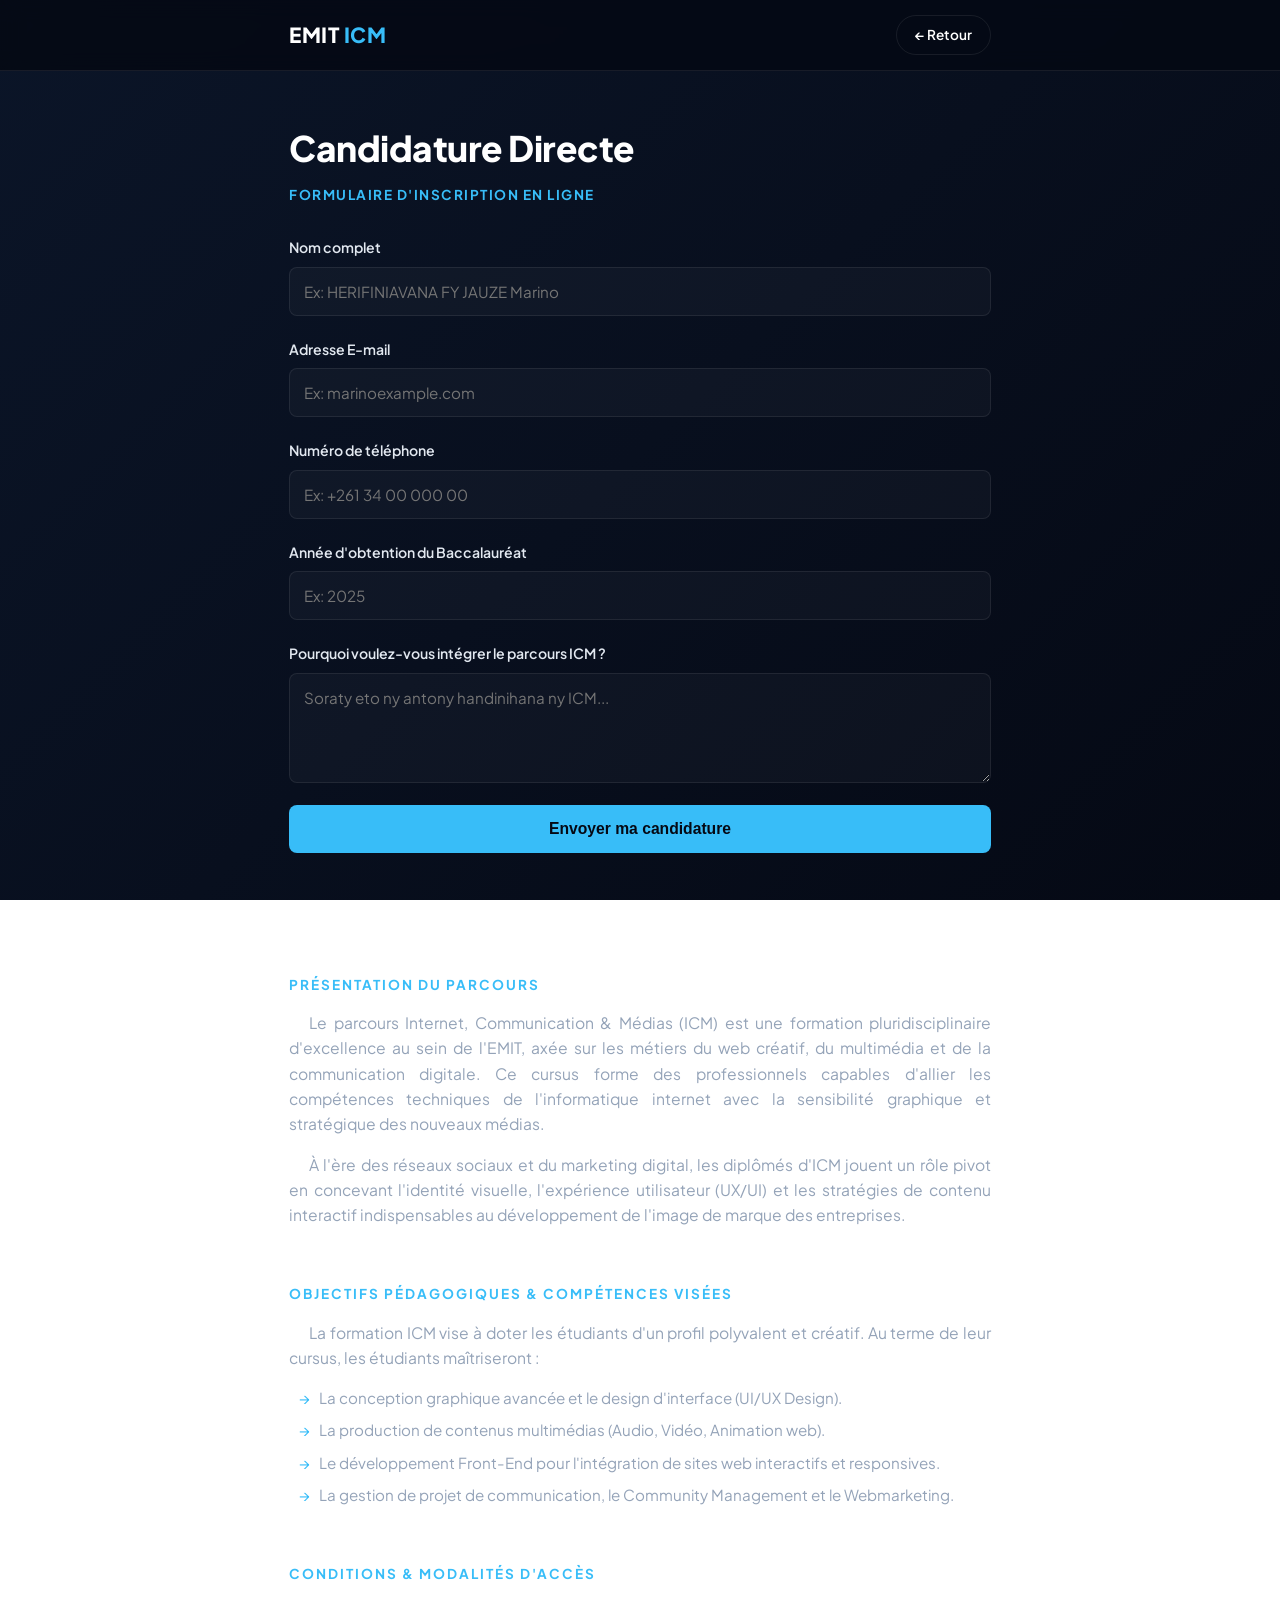
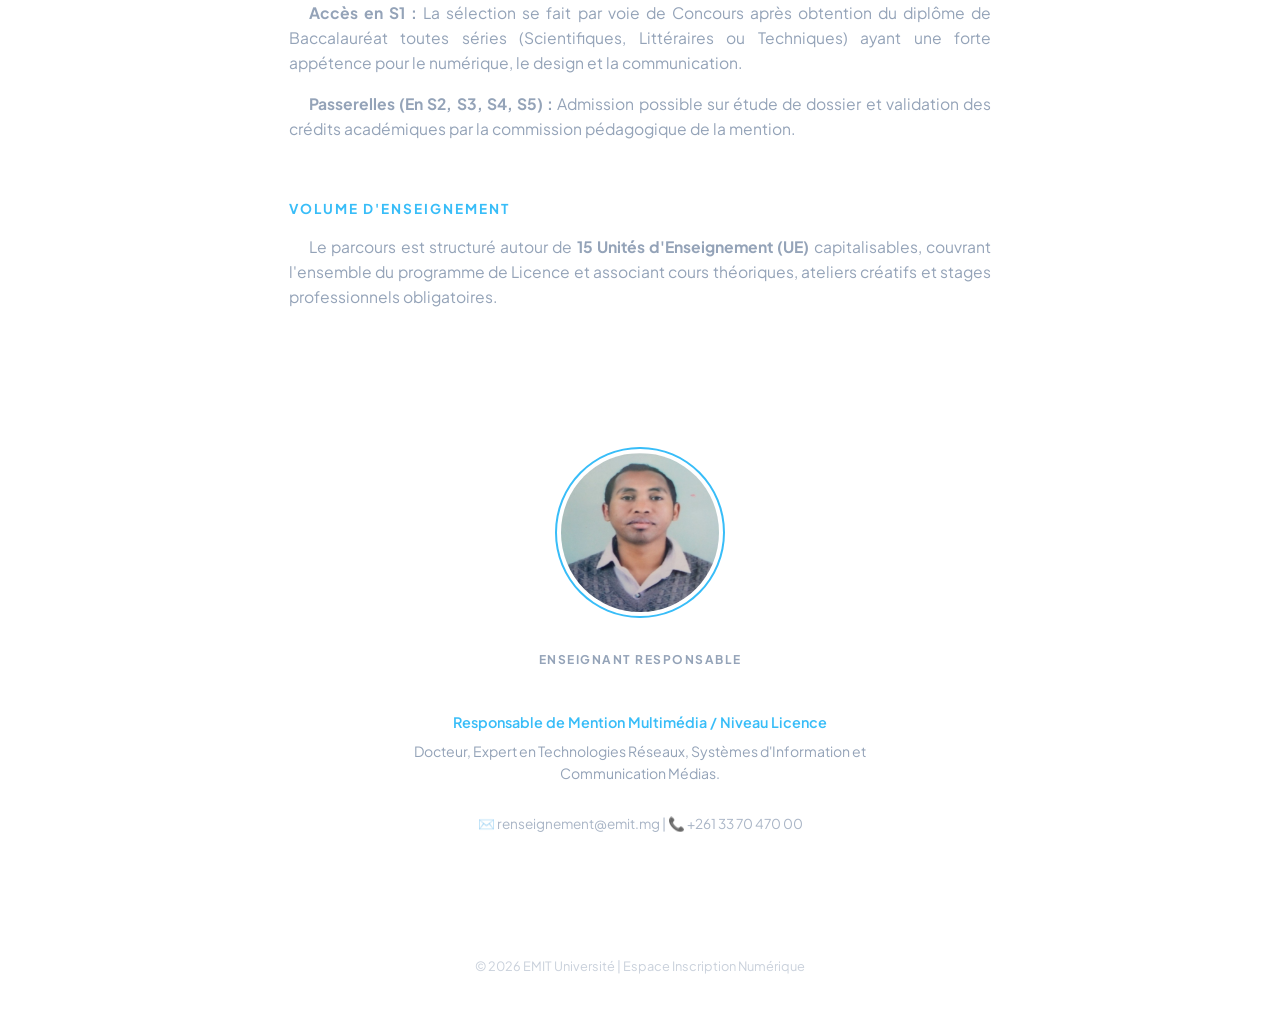
<file: icm.html>
<!DOCTYPE html>
<html lang="fr">
<head>
    <meta charset="UTF-8">
    <meta name="viewport" content="width=device-width, initial-scale=1.0">
    <title>EMIT Labs | Inscription ICM</title>
    <link href="https://fonts.googleapis.com/css2?family=Plus+Jakarta+Sans:wght=300;400;500;600;700;800&display=swap" rel="stylesheet">
    
    <style>
        :root {
            --bg-gradient: linear-gradient(135deg, #0b1528 0%, #050914 100%);
            --text-main: #ffffff;     
            --text-muted: #94a3b8;    
            --accent-blue: #38bdf8;   
            --border-discret: rgba(255, 255, 255, 0.08);
            --input-bg: rgba(255, 255, 255, 0.03);
        }

        * { box-sizing: border-box; margin: 0; padding: 0; scroll-behavior: smooth; }
        
        body {
            font-family: 'Plus Jakarta Sans', Arial, sans-serif;
            background: var(--bg-gradient);
            background-attachment: fixed;
            color: var(--text-main);
            line-height: 1.6;
            padding-top: 80px;
        }

        /* NAVIGATION */
        .emit-header {
            background: rgba(5, 9, 20, 0.9);
            backdrop-filter: blur(10px); -webkit-backdrop-filter: blur(10px);
            position: fixed; top: 0; left: 0; width: 100%; z-index: 1000;
            border-bottom: 1px solid var(--border-discret);
        }
        .nav-container {
            max-width: 750px; margin: 0 auto; padding: 15px 24px;
            display: flex; justify-content: space-between; align-items: center;
        }
        .logo { font-weight: 800; font-size: 1.3rem; letter-spacing: 0.5px; }
        .logo span { color: var(--accent-blue); }
        .btn-back {
            color: var(--text-main); text-decoration: none; font-size: 0.85rem; font-weight: 600;
            border: 1px solid var(--border-discret); padding: 8px 18px; border-radius: 30px;
            transition: 0.3s;
        }
        .btn-back:hover { border-color: var(--accent-blue); color: var(--accent-blue); }

        /* RAFIKRA LEHIBE ANDALANA TOKANA NADIO */
        .main-wrapper {
            max-width: 750px; 
            margin: 0 auto;
            padding: 40px 24px;
            display: flex;
            flex-direction: column;
            gap: 70px; 
        }

        /* DEFINITIONS NY ANIMATIONS (FADE-IN EFFECT) */
        @keyframes fadeInUp {
            from {
                opacity: 0;
                transform: translateY(20px);
            }
            to {
                opacity: 1;
                transform: translateY(0);
            }
        }

        .animate-section {
            animation: fadeInUp 0.8s ease backwards;
        }
        
        .sec-1 { animation-delay: 0.1s; }
        .sec-2 { animation-delay: 0.3s; }
        .sec-3 { animation-delay: 0.5s; }

        /* --------------------------------------------------------------------------
           1. AMPAHANY REHETRA MOMBA NY INSCRIPTION (AMBONY)
           -------------------------------------------------------------------------- */
        .section-inscription h2 {
            font-size: 2.2rem;
            font-weight: 800;
            letter-spacing: -0.5px;
            margin-bottom: 8px;
        }
        .section-inscription .subtitle {
            color: var(--accent-blue);
            font-size: 0.85rem;
            font-weight: 700;
            text-transform: uppercase;
            letter-spacing: 1.5px;
            margin-bottom: 30px;
            display: block;
        }

        .pure-form { width: 100%; }
        
        .field-group {
            display: flex;
            flex-direction: column; 
            gap: 8px;
            margin-bottom: 22px;
        }
        .field-group label {
            font-size: 0.88rem;
            font-weight: 600;
            color: #e2e8f0;
        }
        .field-group input, .field-group textarea {
            width: 100%;
            background: var(--input-bg); 
            border: 1px solid var(--border-discret);
            padding: 14px;
            border-radius: 8px;
            color: #ffffff;
            font-family: inherit;
            font-size: 0.95rem;
            transition: all 0.3s ease;
        }
        .field-group input:focus, .field-group textarea:focus {
            outline: none;
            border-color: var(--accent-blue); 
            background: rgba(255, 255, 255, 0.05);
            box-shadow: 0 0 0 3px rgba(56, 189, 248, 0.1);
        }
        .field-group textarea { resize: vertical; min-height: 110px; }

        .btn-submit {
            display: block;
            width: 100%;
            background: var(--accent-blue); 
            color: #050914;
            border: none;
            padding: 15px;
            border-radius: 8px;
            font-size: 0.98rem;
            font-weight: 700;
            cursor: pointer;
            transition: transform 0.2s ease, opacity 0.2s ease;
            margin-top: 10px;
        }
        .btn-submit:hover { opacity: 0.9; transform: scale(1.01); }
        .btn-submit:active { transform: scale(0.99); }

        .success-box {
            margin-top: 20px; border: 1px solid #34d399; color: #34d399;
            padding: 14px; border-radius: 8px; text-align: center; font-weight: 600;
        }

        /* --------------------------------------------------------------------------
           2. AMPAHANY REHETRA MOMBA NY DESCRIPTION LAVA (AMBANY)
           -------------------------------------------------------------------------- */
        .section-info-icm {
            border-top: 1px solid var(--border-discret);
            padding-top: 50px;
            display: flex;
            flex-direction: column;
            gap: 40px;
        }
        
        .info-block h3 {
            font-size: 0.85rem;
            color: var(--accent-blue);
            text-transform: uppercase;
            letter-spacing: 2px;
            margin-bottom: 15px;
            font-weight: 700;
        }
        .info-block p {
            color: var(--text-muted);
            font-size: 0.98rem;
            text-align: justify;
            margin-bottom: 16px;
            text-indent: 20px; 
        }
        .info-block ul {
            list-style: none;
            padding-left: 10px;
            margin-bottom: 16px;
        }
        .info-block ul li {
            position: relative;
            padding-left: 20px;
            color: var(--text-muted);
            font-size: 0.95rem;
            margin-bottom: 8px;
        }
        .info-block ul li::before {
            content: "→";
            position: absolute;
            left: 0;
            color: var(--accent-blue);
        }

        /* --------------------------------------------------------------------------
           3. AMPAHANY REHETRA MOMBA NY CHEF DE MENTION (AMPOLOANY TSARA)
           -------------------------------------------------------------------------- */
        .section-chef {
            border-top: 1px solid var(--border-discret);
            padding-top: 50px;
        }
        .chef-layout-centered {
            display: flex;
            flex-direction: column;   
            align-items: center;      
            text-align: center;       
            gap: 25px;
        }
        .chef-img-box img {
            width: 170px;
            height: auto;
            border-radius: 50%;       
            object-fit: cover;
            border: 2px solid var(--accent-blue); 
            padding: 4px;
            transition: transform 0.3s ease;
        }
        .chef-img-box img:hover {
            transform: scale(1.05);   
        }
        .chef-details h4 {
            font-size: 1.3rem;
            font-weight: 700;
            margin-bottom: 4px;
        }
        .chef-details .role {
            font-size: 0.9rem;
            color: var(--accent-blue);
            font-weight: 600;
            margin-bottom: 6px;
        }
        .chef-details .grade {
            font-size: 0.88rem;
            color: var(--text-muted);
            max-width: 500px;
            margin: 0 auto 15px auto;
        }
        .chef-contact {
            font-size: 0.85rem;
            color: var(--text-muted);
            opacity: 0.8;
            border-top: 1px solid var(--border-discret);
            padding-top: 12px;
            display: inline-block;
        }

        .footer { text-align: center; padding: 40px 0; border-top: 1px solid var(--border-discret); margin-top: 40px; color: var(--text-muted); font-size: 0.8rem; opacity: 0.5; }
    </style>
</head>
<body>

    <header class="emit-header">
        <div class="nav-container">
            <div class="logo">EMIT <span>ICM</span></div>
            <a href="index.html" class="btn-back">← Retour</a>
        </div>
    </header>

    <div class="main-wrapper">
        
        <section class="section-inscription animate-section sec-1">
            <h2>Candidature Directe</h2>
            <span class="subtitle">Formulaire d'inscription en ligne</span>
            
            <div class="pure-form">
                <form id="icmForm">
                    <div class="field-group">
                        <label for="nom">Nom complet</label>
                        <input type="text" id="nom" placeholder="Ex: HERIFINIAVANA FY JAUZE Marino" required>
                    </div>

                    <div class="field-group">
                        <label for="email">Adresse E-mail</label>
                        <input type="email" id="email" placeholder="Ex: marinoexample.com" required>
                    </div>

                    <div class="field-group">
                        <label for="telephone">Numéro de téléphone</label>
                        <input type="tel" id="telephone" placeholder="Ex: +261 34 00 000 00" required>
                    </div>

                    <div class="field-group">
                        <label for="bacc">Année d'obtention du Baccalauréat</label>
                        <input type="number" id="bacc" placeholder="Ex: 2025" required>
                    </div>

                    <div class="field-group">
                        <label for="motivation">Pourquoi voulez-vous intégrer le parcours ICM ?</label>
                        <textarea id="motivation" placeholder="Soraty eto ny antony handinihana ny ICM..." required></textarea>
                    </div>

                    <button type="submit" class="btn-submit">Envoyer ma candidature</button>
                </form>

                <div id="messageSuccess" class="success-box" style="display: none;"></div>
            </div>
        </section>


        <section class="section-info-icm animate-section sec-2">
            
            <div class="info-block">
                <h3>Présentation du Parcours</h3>
                <p>Le parcours Internet, Communication & Médias (ICM) est une formation pluridisciplinaire d'excellence au sein de l'EMIT, axée sur les métiers du web créatif, du multimédia et de la communication digitale. Ce cursus forme des professionnels capables d'allier les compétences techniques de l'informatique internet avec la sensibilité graphique et stratégique des nouveaux médias.</p>
                <p>À l'ère des réseaux sociaux et du marketing digital, les diplômés d'ICM jouent un rôle pivot en concevant l'identité visuelle, l'expérience utilisateur (UX/UI) et les stratégies de contenu interactif indispensables au développement de l'image de marque des entreprises.</p>
            </div>

            <div class="info-block">
                <h3>Objectifs Pédagogiques & Compétences Visées</h3>
                <p>La formation ICM vise à doter les étudiants d'un profil polyvalent et créatif. Au terme de leur cursus, les étudiants maîtriseront :</p>
                <ul>
                    <li>La conception graphique avancée et le design d'interface (UI/UX Design).</li>
                    <li>La production de contenus multimédias (Audio, Vidéo, Animation web).</li>
                    <li>Le développement Front-End pour l'intégration de sites web interactifs et responsives.</li>
                    <li>La gestion de projet de communication, le Community Management et le Webmarketing.</li>
                </ul>
            </div>

            <div class="info-block">
                <h3>Conditions & Modalités d'Accès</h3>
                <p><strong>Accès en S1 :</strong> La sélection se fait par voie de Concours après obtention du diplôme de Baccalauréat toutes séries (Scientifiques, Littéraires ou Techniques) ayant une forte appétence pour le numérique, le design et la communication.</p>
                <p><strong>Passerelles (En S2, S3, S4, S5) :</strong> Admission possible sur étude de dossier et validation des crédits académiques par la commission pédagogique de la mention.</p>
            </div>

            <div class="info-block">
                <h3>Volume d'Enseignement</h3>
                <p>Le parcours est structuré autour de <strong>15 Unités d'Enseignement (UE)</strong> capitalisables, couvrant l'ensemble du programme de Licence et associant cours théoriques, ateliers créatifs et stages professionnels obligatoires.</p>
            </div>

        </section>


        <section class="section-chef animate-section sec-3">
            <div class="chef-layout-centered">
                <div class="chef-img-box">
                    <img src="mricm.jpg" alt="JOROTIANA Chiria" onerror="this.src='https://via.placeholder.com/170'">
                </div>
                <div class="chef-details">
                    <span style="font-size: 0.75rem; text-transform: uppercase; letter-spacing: 1.5px; color: var(--text-muted); font-weight: 700; display: block; margin-bottom: 4px;">Enseignant responsable</span>
                    <h4>JOROTIANA Chiria</h4>
                    <p class="role">Responsable de Mention Multimédia / Niveau Licence</p>
                    <p class="grade">Docteur, Expert en Technologies Réseaux, Systèmes d'Information et Communication Médias.</p>
                    <span class="chef-contact">✉️ renseignement@emit.mg | 📞 +261 33 70 470 00</span>
                </div>
            </div>
        </section>

    </div>

    <footer class="footer">
        <p>&copy; 2026 EMIT Université | Espace Inscription Numérique</p>
    </footer>

    <script>
        document.getElementById('icmForm').addEventListener('submit', function(e) {
            e.preventDefault();

            const nouvelInscrit = {
                id: Date.now(),
                nom: document.getElementById('nom').value,
                email: document.getElementById('email').value,
                telephone: document.getElementById('telephone').value,
                bacc: document.getElementById('bacc').value,
                motivation: document.getElementById('motivation').value,
                mention: 'ICM',
                date: new Date().toLocaleDateString('fr-FR')
            };

            let listeInscriptions = JSON.parse(localStorage.getItem('inscriptions')) || [];
            listeInscriptions.push(nouvelInscrit);
            localStorage.setItem('inscriptions', JSON.stringify(listeInscriptions));

            const alertBox = document.getElementById('messageSuccess');
            alertBox.innerHTML = `Misaotra ${nouvelInscrit.nom}, voatahiry soa aman-tsara ny fisoratana anaranao ao amin'ny ICM!`;
            alertBox.style.display = 'block';

            document.getElementById('icmForm').reset();
            alertBox.scrollIntoView({ behavior: 'smooth' });
        });
    </script>

</body>
</html>
</file>
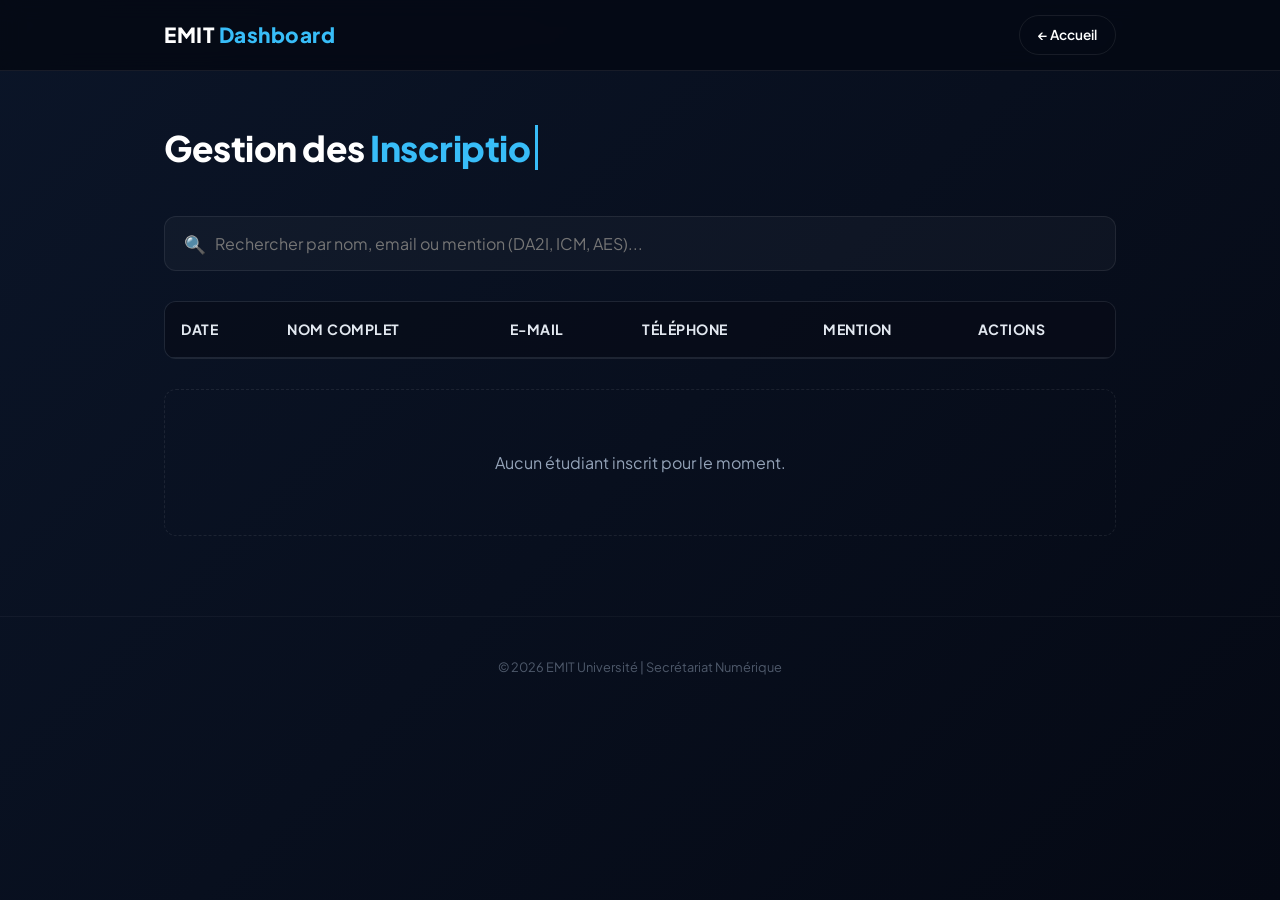
<file: liste.html>
<!DOCTYPE html>
<html lang="fr">
<head>
    <meta charset="UTF-8">
    <meta name="viewport" content="width=device-width, initial-scale=1.0">
    <title>EMIT Labs | Gestion des Inscriptions</title>
    <link href="https://fonts.googleapis.com/css2?family=Plus+Jakarta+Sans:wght@300;400;500;600;700;800&display=swap" rel="stylesheet">
    
    <style>
        :root {
            --bg-gradient: linear-gradient(135deg, #0b1528 0%, #050914 100%);
            --text-main: #ffffff;     
            --text-muted: #94a3b8;    
            --accent-blue: #38bdf8;   
            --border-discret: rgba(255, 255, 255, 0.08);
            --input-bg: rgba(255, 255, 255, 0.03);
            --badge-da2i: #38bdf8;
            --badge-icm: #ec4899;
            --badge-aes: #10b981;
        }

        * { box-sizing: border-box; margin: 0; padding: 0; }
        
        body {
            font-family: 'Plus Jakarta Sans', Arial, sans-serif;
            background: var(--bg-gradient);
            background-attachment: fixed;
            color: var(--text-main);
            line-height: 1.6;
            padding-top: 80px;
        }

        /* NAVIGATION */
        .emit-header {
            background: rgba(5, 9, 20, 0.9);
            backdrop-filter: blur(10px); -webkit-backdrop-filter: blur(10px);
            position: fixed; top: 0; left: 0; width: 100%; z-index: 1000;
            border-bottom: 1px solid var(--border-discret);
        }
        .nav-container {
            max-width: 1000px; margin: 0 auto; padding: 15px 24px;
            display: flex; justify-content: space-between; align-items: center;
        }
        .logo { font-weight: 800; font-size: 1.3rem; letter-spacing: 0.5px; }
        .logo span { color: var(--accent-blue); }
        .btn-back {
            color: var(--text-main); text-decoration: none; font-size: 0.85rem; font-weight: 600;
            border: 1px solid var(--border-discret); padding: 8px 18px; border-radius: 30px;
            transition: 0.3s;
        }
        .btn-back:hover { border-color: var(--accent-blue); color: var(--accent-blue); }

        /* RAFIKRA LEHIBE */
        .main-wrapper {
            max-width: 1000px; 
            margin: 0 auto;
            padding: 40px 24px;
            display: flex;
            flex-direction: column;
            gap: 30px; 
        }

        /* ANIMATION TITRE MIFAFA AUTOMATIQUE (TYPEWRITER EFFECT) */
        .title-container {
            margin-bottom: 10px;
        }
        .title-container h2 {
            font-size: 2.2rem;
            font-weight: 800;
            letter-spacing: -0.5px;
            display: inline-block;
        }
        .typing-text {
            color: var(--accent-blue);
            border-right: 3px solid var(--accent-blue);
            white-space: nowrap;
            animation: blink 0.75s step-end infinite;
            padding-right: 5px;
        }

        @keyframes blink {
            from, to { border-color: transparent }
            50% { border-color: var(--accent-blue); }
        }

        /* BARRE DE RECHERCHE */
        .search-container {
            position: relative;
            width: 100%;
        }
        .search-input {
            width: 100%;
            background: var(--input-bg);
            border: 1px solid var(--border-discret);
            padding: 16px 20px 16px 50px;
            border-radius: 12px;
            color: #ffffff;
            font-size: 1rem;
            font-family: inherit;
            transition: all 0.3s ease;
        }
        .search-input:focus {
            outline: none;
            border-color: var(--accent-blue);
            background: rgba(255, 255, 255, 0.05);
            box-shadow: 0 0 0 4px rgba(56, 189, 248, 0.08);
        }
        .search-icon {
            position: absolute;
            left: 20px;
            top: 50%;
            transform: translateY(-50%);
            color: var(--text-muted);
            font-size: 1.1rem;
            pointer-events: none;
        }

        /* REHEFA RECHERCHe TSY MISY INONA */
        .empty-state {
            text-align: center;
            padding: 60px 20px;
            color: var(--text-muted);
            border: 1px dashed var(--border-discret);
            border-radius: 12px;
            display: none;
        }

        /* TABLAO MANDIDY (RESPONSIVE TABLE) */
        .table-wrapper {
            width: 100%;
            overflow-x: auto;
            border: 1px solid var(--border-discret);
            border-radius: 12px;
            background: rgba(255, 255, 255, 0.01);
        }
        
        table {
            width: 100%;
            border-collapse: collapse;
            text-align: left;
            font-size: 0.95rem;
        }

        th {
            background: rgba(5, 9, 20, 0.6);
            padding: 16px;
            font-weight: 700;
            color: #e2e8f0;
            border-bottom: 1px solid var(--border-discret);
            font-size: 0.88rem;
            text-transform: uppercase;
            letter-spacing: 0.5px;
        }

        td {
            padding: 16px;
            border-bottom: 1px solid var(--border-discret);
            color: var(--text-muted);
            vertical-align: middle;
        }

        tr:last-child td {
            border-bottom: none;
        }

        tr:hover td {
            background: rgba(255, 255, 255, 0.02);
            color: #ffffff;
        }

        .student-name {
            font-weight: 600;
            color: #ffffff;
        }

        /* BADGES HO AN'NY TARANJA (MENTIONS) */
        .badge {
            display: inline-block;
            padding: 4px 10px;
            border-radius: 6px;
            font-size: 0.78rem;
            font-weight: 700;
            letter-spacing: 0.5px;
        }
        .badge-da2i { background: rgba(56, 189, 248, 0.15); color: var(--badge-da2i); }
        .badge-icm { background: rgba(236, 72, 153, 0.15); color: var(--badge-icm); }
        .badge-aes { background: rgba(16, 185, 129, 0.15); color: var(--badge-aes); }

        /* BOKOTRA ACTION (FAFA) */
        .btn-delete {
            background: transparent;
            border: 1px solid rgba(239, 68, 68, 0.2);
            color: #ef4444;
            padding: 6px 12px;
            border-radius: 6px;
            cursor: pointer;
            font-size: 0.82rem;
            font-weight: 600;
            transition: all 0.2s ease;
        }
        .btn-delete:hover {
            background: #ef4444;
            color: #ffffff;
            border-color: #ef4444;
        }

        .footer { text-align: center; padding: 40px 0; border-top: 1px solid var(--border-discret); margin-top: 40px; color: var(--text-muted); font-size: 0.8rem; opacity: 0.5; }
        
        @media (max-width: 768px) {
            table { font-size: 0.88rem; }
            th, td { padding: 12px; }
        }
    </style>
</head>
<body>

    <header class="emit-header">
        <div class="nav-container">
            <div class="logo">EMIT <span>Dashboard</span></div>
            <a href="index.html" class="btn-back">← Accueil</a>
        </div>
    </header>

    <div class="main-wrapper">
        
        <div class="title-container">
            <h2>Gestion des <span class="typing-text" id="dynamic-title">Inscriptions</span></h2>
        </div>

        <div class="search-container">
            <span class="search-icon">🔍</span>
            <input type="text" id="searchInput" class="search-input" placeholder="Rechercher par nom, email ou mention (DA2I, ICM, AES)...">
        </div>

        <div class="table-wrapper">
            <table id="adminTable">
                <thead>
                    <tr>
                        <th>Date</th>
                        <th>Nom Complet</th>
                        <th>E-mail</th>
                        <th>Téléphone</th>
                        <th>Mention</th>
                        <th>Actions</th>
                    </tr>
                </thead>
                <tbody id="tableBody">
                    </tbody>
            </table>
        </div>

        <div id="emptyState" class="empty-state">
            <p id="emptyMessage">Aucun étudiant inscrit pour le moment.</p>
        </div>

    </div>

    <footer class="footer">
        <p>&copy; 2026 EMIT Université | Secrétariat Numérique</p>
    </footer>

    <script>
        // 1. ANIMATION TITRE MIFAFA AUTOMATIQUE (TYPEWRITER)
        const words = ["Inscriptions", "Parcours DA2I", "Parcours ICM", "Parcours AES"];
        let wordIndex = 0;
        let charIndex = 0;
        let isDeleting = false;
        const dynamicTitleElement = document.getElementById("dynamic-title");

        function typeEffect() {
            const currentWord = words[wordIndex];
            
            if (isDeleting) {
                // Fafana ny litera iray
                dynamicTitleElement.textContent = currentWord.substring(0, charIndex - 1);
                charIndex--;
            } else {
                // Soratana ny litera iray
                dynamicTitleElement.textContent = currentWord.substring(0, charIndex + 1);
                charIndex++;
            }

            let typingSpeed = isDeleting ? 50 : 100; // Haingana kokoa rehefa mifafa

            if (!isDeleting && charIndex === currentWord.length) {
                // Miandry kely rehefa feno ilay teny vao mifafa
                typingSpeed = 2000;
                isDeleting = true;
            } else if (isDeleting && charIndex === 0) {
                isDeleting = false;
                wordIndex = (wordIndex + 1) % words.length; // Mifindra amin'ny teny manaraka
                typingSpeed = 500;
            }

            setTimeout(typeEffect, typingSpeed);
        }

        // Mandefa ny animation rehefa misokatra ny pejy
        document.addEventListener("DOMContentLoaded", () => {
            typeEffect();
            loadInscriptions();
        });


        // 2. FAKANA SY FAMPISEHOANA NY REHETRA NISORATRA AVY AMIN'NY LOCALSTORAGE
        function loadInscriptions() {
            const tableBody = document.getElementById('tableBody');
            const emptyState = document.getElementById('emptyState');
            const emptyMessage = document.getElementById('emptyMessage');
            
            // Alaina daholo ny data voatahiry avy amin'ireo pejy 3
            let inscriptions = JSON.parse(localStorage.getItem('inscriptions')) || [];

            // Alahatra araka ny daty vaovao indrindra (descending order)
            inscriptions.sort((a, b) => b.id - a.id);

            if (inscriptions.length === 0) {
                tableBody.innerHTML = '';
                emptyState.style.display = 'block';
                emptyMessage.textContent = "Aucun étudiant inscrit pour le moment.";
                return;
            }

            emptyState.style.display = 'none';
            tableBody.innerHTML = '';

            inscriptions.forEach(student => {
                const tr = document.createElement('tr');
                
                // Mifehy ny lokon'ny Badge arakaraka ny Mention
                let badgeClass = 'badge-da2i';
                if(student.mention === 'ICM') badgeClass = 'badge-icm';
                if(student.mention === 'AES') badgeClass = 'badge-aes';

                tr.innerHTML = `
                    <td>${student.date || '---'}</td>
                    <td class="student-name">${student.nom}</td>
                    <td>${student.email}</td>
                    <td>${student.telephone}</td>
                    <td><span class="badge ${badgeClass}">${student.mention}</span></td>
                    <td>
                        <button class="btn-delete" onclick="deleteInscrit(${student.id})">Supprimer</button>
                    </td>
                `;
                tableBody.appendChild(tr);
            });
        }


        // 3. ANDALANA HAFANANA MPIDIRTRA IRAY (SUPPRIMER)
        function deleteInscrit(id) {
            if(confirm("Tena hovafanao tokoa ve ity mpianatra ity?")) {
                let inscriptions = JSON.parse(localStorage.getItem('inscriptions')) || [];
                inscriptions = inscriptions.filter(student => student.id !== id);
                localStorage.setItem('inscriptions', JSON.stringify(inscriptions));
                
                // Averina alaina indray ny lisitra rehefa voafafa
                loadInscriptions();
            }
        }


        // 4. ANDALANA MIKAROKA REHEFA MANORATRA (BARRE DE RECHERCHE IN REAL-TIME)
        document.getElementById('searchInput').addEventListener('input', function(e) {
            const filter = e.target.value.toLowerCase();
            const rows = document.querySelectorAll('#tableBody tr');
            const emptyState = document.getElementById('emptyState');
            const emptyMessage = document.getElementById('emptyMessage');
            let matchCount = 0;

            rows.forEach(row => {
                const text = row.textContent.toLowerCase();
                if(text.includes(filter)) {
                    row.style.display = '';
                    matchCount++;
                } else {
                    row.style.display = 'none';
                }
            });

            if (matchCount === 0 && rows.length > 0) {
                emptyState.style.display = 'block';
                emptyMessage.textContent = `Aucun résultat trouvé pour "${e.target.value}"`;
            } else if (rows.length > 0) {
                emptyState.style.display = 'none';
            }
        });
    </script>
</body>
</html>
</file>
<file: representation.css>
:root {
    --bg-deep: #020617;        
    --bg-surface: #0f172a;     
    --accent-cyan: #06b6d4;    
    --accent-purple: #a855f7;  
    --accent-blue: #3b82f6;    
    --text-bright: #f8fafc;
    --text-dim: #94a3b8;
    --border-line: rgba(255, 255, 255, 0.05);
}

* { box-sizing: border-box; scroll-behavior: smooth; }
body {
    font-family: 'Plus Jakarta Sans', sans-serif;
    background-color: var(--bg-deep);
    color: var(--text-bright);
    margin: 0; padding: 0;
    overflow-x: hidden;
}

/* HEADER */
.emit-header {
    background: rgba(2, 6, 23, 0.75);
    backdrop-filter: blur(20px); -webkit-backdrop-filter: blur(20px);
    position: fixed; top: 0; left: 0; width: 100%; z-index: 1000;
    border-bottom: 1px solid var(--border-line);
}
.nav-container-fluid {
    width: 100%; padding: 20px 5%;
    display: flex; justify-content: space-between; align-items: center;
}
.logo { font-weight: 800; font-size: 1.4rem; letter-spacing: 1.5px; }
.logo span { color: var(--accent-cyan); }
.nav-links { display: flex; align-items: center; gap: 35px; }
.nav-links a { color: var(--text-dim); text-decoration: none; font-size: 0.9rem; font-weight: 500; transition: 0.3s; }
.nav-links a:hover { color: var(--text-bright); }
.nav-btn-accent { background: linear-gradient(135deg, var(--accent-blue), var(--accent-cyan)); color: #ffffff !important; padding: 10px 22px; border-radius: 30px; font-weight: 600; }

/* HERO WIDE SCREEN */
.hero-wide { position: relative; width: 100%; height: 100vh; display: flex; align-items: center; justify-content: center; overflow: hidden; }
.hero-bg-img { width: 100%; height: 100%; object-fit: cover; position: absolute; top: 0; left: 0; z-index: 1; }
.hero-overlay-content {
    position: relative; z-index: 2; width: 100%; height: 100%;
    background: linear-gradient(to bottom, rgba(2, 6, 23, 0.3), var(--bg-deep));
    display: flex; flex-direction: column; align-items: center; justify-content: center; text-align: center; padding: 0 20px;
}
.hero-tag { background: rgba(255, 255, 255, 0.04); border: 1px solid rgba(255, 255, 255, 0.1); color: var(--accent-cyan); padding: 6px 16px; border-radius: 30px; font-size: 0.72rem; font-weight: 700; letter-spacing: 2px; margin-bottom: 25px; }
.hero-overlay-content h1 { font-size: 4.5rem; font-weight: 800; margin: 0 0 20px 0; max-width: 1000px; line-height: 1.1; letter-spacing: -1px; }
.hero-overlay-content p { color: var(--text-dim); max-width: 750px; font-size: 1.25rem; line-height: 1.7; margin: 0 0 40px 0; }
.hero-buttons { display: flex; gap: 20px; }
.btn-primary { background: #ffffff; color: var(--bg-deep); padding: 14px 32px; border-radius: 30px; text-decoration: none; font-weight: 700; transition: 0.3s; }
.btn-secondary { border: 1px solid rgba(255, 255, 255, 0.2); color: #ffffff; padding: 14px 32px; border-radius: 30px; text-decoration: none; font-weight: 600; transition: 0.3s; background: rgba(255, 255, 255, 0.02); }
.btn-primary:hover { transform: translateY(-3px); box-shadow: 0 10px 25px rgba(255,255,255,0.15); }
.btn-secondary:hover { background: rgba(255, 255, 255, 0.08); }

/* SECTIONS BASE */
.section-fluid { padding: 140px 6%; width: 100%; }
.container-title { text-align: center; margin-bottom: 70px; }
.sub-title { color: var(--accent-cyan); font-weight: 700; font-size: 0.8rem; letter-spacing: 3px; display: block; margin-bottom: 12px; text-transform: uppercase; }
.container-title h2 { font-size: 2.5rem; font-weight: 800; margin: 0; }
.accent-line { width: 60px; height: 4px; background: var(--accent-cyan); margin: 25px auto 0; border-radius: 2px; }

/* 3. GALERIE : 4 SARY KELY IMAGES */
.section-alt-bg { background: #070b19; border-y: 1px solid var(--border-line); }
.gallery-grid { display: grid; grid-template-columns: repeat(auto-fit, minmax(240px, 1fr)); gap: 24px; width: 100%; }
.gallery-item { position: relative; height: 280px; border-radius: 16px; overflow: hidden; border: 1px solid var(--border-line); }
.gallery-item img { width: 100%; height: 100%; object-fit: cover; transition: 0.5s ease; }
.gallery-item:hover img { transform: scale(1.1); }
.gallery-caption { position: absolute; bottom: 0; left: 0; width: 100%; padding: 20px; background: linear-gradient(to top, rgba(2,6,23,0.9), transparent); }
.gallery-caption h4 { margin: 0 0 5px 0; font-size: 1.1rem; color: #ffffff; }
.gallery-caption p { margin: 0; font-size: 0.8rem; color: var(--text-dim); }

/* 4. GRID FORMATIONS CARDS */
.grid-wide-formations { display: grid; grid-template-columns: repeat(auto-fit, minmax(360px, 1fr)); gap: 35px; }
.wide-card {
    background: var(--bg-surface); border: 1px solid var(--border-line); border-radius: 24px;
    padding: 45px; position: relative; overflow: hidden; height: 400px;
    display: flex; flex-direction: column; justify-content: space-between;
    transition: all 0.5s cubic-bezier(0.16, 1, 0.3, 1);
}
.wide-card:hover { transform: translateY(-10px); border-color: rgba(6, 182, 212, 0.3); box-shadow: 0 40px 80px rgba(0,0,0,0.6); }
.card-num { position: absolute; top: 35px; right: 45px; font-size: 2.5rem; font-weight: 800; opacity: 0.03; }
.badge { padding: 6px 14px; border-radius: 8px; font-size: 0.7rem; font-weight: 700; text-transform: uppercase; display: inline-block; margin-bottom: 30px; }
.management { background: rgba(59, 130, 246, 0.1); color: var(--accent-blue); }
.informatique { background: rgba(6, 182, 212, 0.1); color: var(--accent-cyan); }
.multimedia { background: rgba(168, 85, 247, 0.1); color: var(--accent-purple); }
.wide-card h3 { font-size: 1.5rem; font-weight: 700; margin: 0 0 15px 0; }
.wide-card p { color: var(--text-dim); font-size: 0.95rem; line-height: 1.7; margin: 0 0 30px 0; text-align: justify; }
.btn-card-link { color: var(--text-bright); text-decoration: none; font-size: 0.9rem; font-weight: 600; transition: 0.3s; }
.btn-card-link:hover { color: var(--accent-cyan); }

/* 5. CREATOR SECTION */
.section-creator-bg { background: #060913; border-top: 1px solid var(--border-line); }
.creator-split { display: grid; grid-template-columns: 1fr 1.2fr; gap: 80px; align-items: center; max-width: 1400px; margin: 0 auto; }
.image-frame { width: 100%; height: 480px; border-radius: 32px; overflow: hidden; border: 1px solid var(--border-line); box-shadow: 0 30px 60px rgba(0,0,0,0.5); }
.creator-img { width: 100%; height: 100%; object-fit: cover; }
.creator-text h2 { font-size: 2.8rem; font-weight: 800; margin: 0 0 20px 0; }
.creator-text p { color: var(--text-dim); font-size: 1.05rem; line-height: 1.8; text-align: justify; }
.creator-badges { display: flex; gap: 15px; margin-top: 35px; flex-wrap: wrap; }
.tag-skill { background: rgba(255, 255, 255, 0.03); border: 1px solid var(--border-line); padding: 8px 18px; border-radius: 30px; font-size: 0.85rem; font-weight: 500; }

/* 6. CONTACT EMIT BLOCKS */
.section-contact-fluid { padding: 80px 6% 120px; width: 100%; }
.contact-box-wide { background: linear-gradient(135deg, #0f172a, #070b19); border: 1px solid var(--border-line); border-radius: 32px; padding: 60px; max-width: 1400px; margin: 0 auto; text-align: center; }
.contact-box-wide h2 { font-size: 2.3rem; font-weight: 800; margin: 10px 0 50px 0; }
.contact-details-grid { display: grid; grid-template-columns: repeat(auto-fit, minmax(280px, 1fr)); gap: 30px; text-align: left; }
.contact-item-info { background: rgba(255,255,255,0.01); border: 1px solid rgba(255,255,255,0.03); padding: 25px; border-radius: 16px; }
.contact-item-info h4 { margin: 0 0 10px 0; font-size: 1.1rem; color: var(--accent-cyan); }
.contact-item-info p { margin: 0; color: var(--text-dim); font-size: 0.95rem; line-height: 1.6; }

.footer-wide { text-align: center; padding: 60px 0 40px; border-top: 1px solid var(--border-line); color: var(--text-dim); font-size: 0.85rem; opacity: 0.5; }
.fade-in { animation: fadeInUp 0.8s cubic-bezier(0.16, 1, 0.3, 1); }
@keyframes fadeInUp { from { opacity: 0; transform: translateY(40px); } to { opacity: 1; transform: translateY(0); } }

@media (max-width: 968px) {
    .creator-split { grid-template-columns: 1fr; gap: 40px; }
    .hero-overlay-content h1 { font-size: 2.8rem; }
    .nav-links { display: none; }
    .image-frame { height: 350px; }
}

.slide-bg {
    position: absolute;
    top: 0;
    left: 0;
    width: 100%;
    height: 100%;
    object-fit: cover;
    opacity: 0;
    z-index: 1;
    transition: opacity 1.5s ease-in-out;
}
.slide-bg.active {
    opacity: 0.5;
}
.hero-overlay {
    position: absolute;
    top: 0;
    left: 0;
    width: 100%;
    height: 100%;
    z-index: 2;
}

.grid-wide-formations {
    display: flex !important;
    flex-direction: column;
    align-items: center;
    gap: 35px;
    width: 100%;
    max-width: 900px;
    margin: 40px auto 0 auto;
}

.grid-wide-formations .wide-card {
    width: 100%;
    max-width: 600px;
    margin: 0;
    display: flex;
    flex-direction: column;
}

.grid-wide-formations .card-body {
    text-align: center;
    display: flex;
    flex-direction: column;
    align-items: center;
    justify-content: center;
}
</file>
